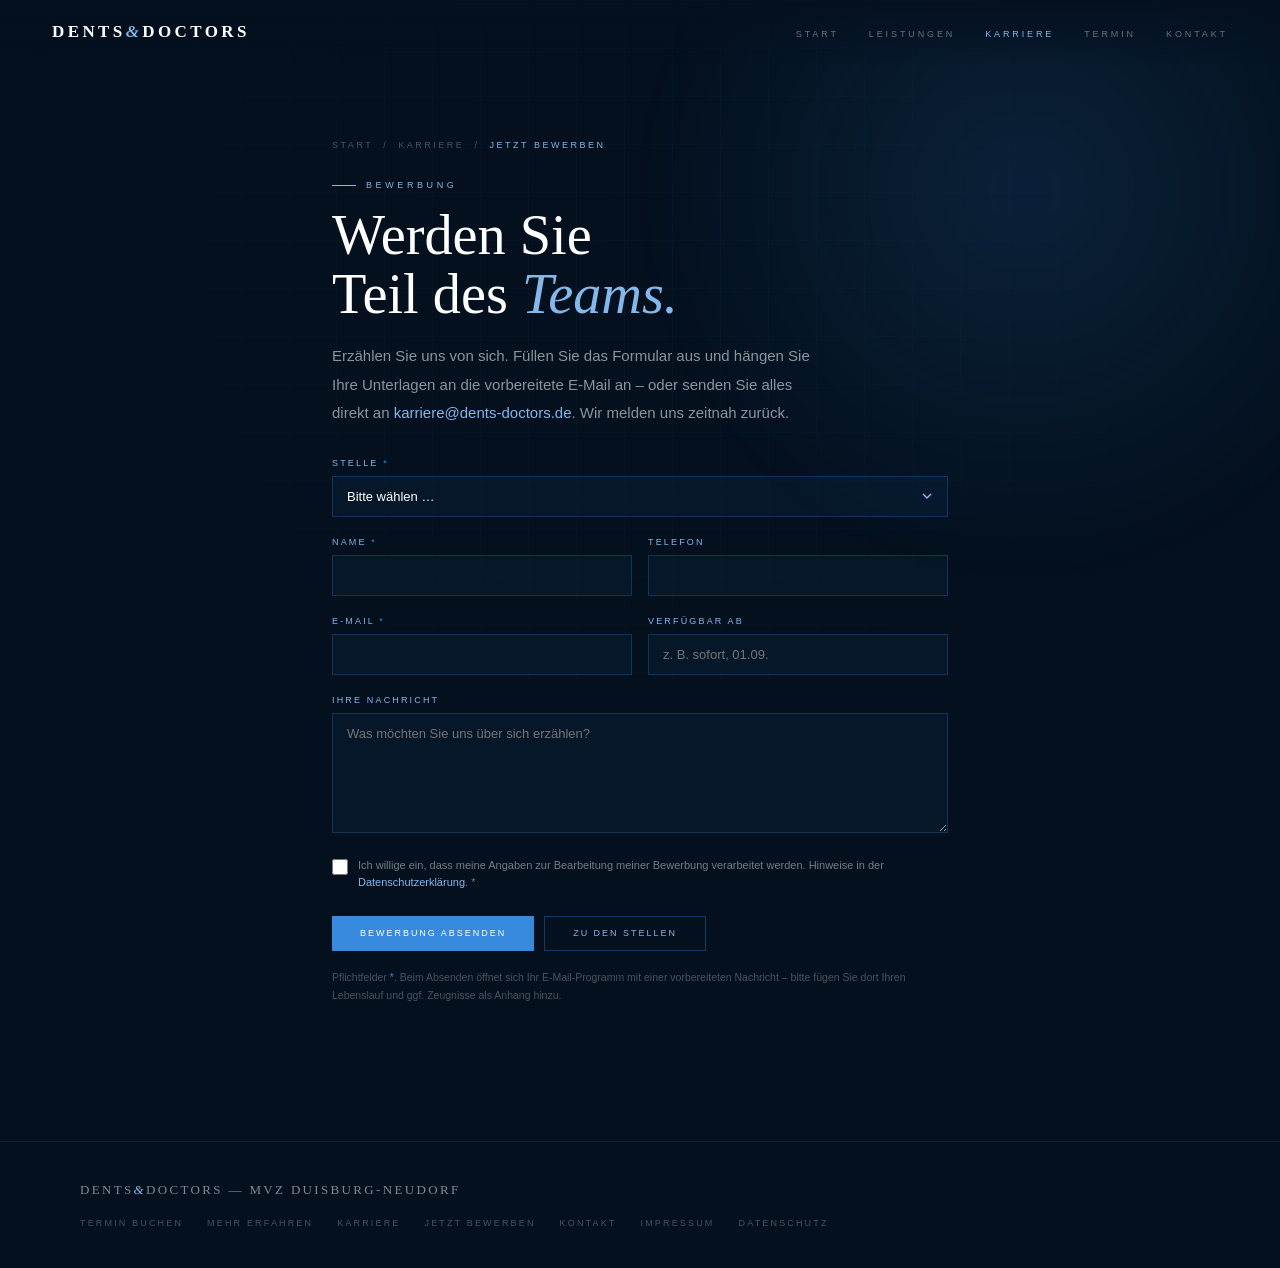
<file: bewerben.html>
<!DOCTYPE html>
<html lang="de">
<head>
<meta charset="UTF-8">
<meta name="viewport" content="width=device-width, initial-scale=1.0">
<title>Jetzt bewerben — Dents &amp; Doctors</title>
<meta name="description" content="Bewerben Sie sich bei Dents &amp; Doctors in Duisburg-Neudorf. Offene Stellen in Zahnmedizin und Kinderheilkunde – wir freuen uns auf Sie.">
<link rel="stylesheet" href="assets/site.css">
</head>
<body>
<div class="bg-grid"></div>
<div class="bg-glow"></div>
<div class="lscan"></div>

<nav id="nav">
  <a id="logo" href="index.html">Dents<em>&amp;</em>Doctors</a>
  <ul id="nav-links">
    <li><a href="index.html">Start</a></li>
    <li><a href="mehr-erfahren.html">Leistungen</a></li>
    <li><a href="karriere.html" class="active">Karriere</a></li>
    <li><a href="termin.html">Termin</a></li>
    <li><a href="kontakt.html">Kontakt</a></li>
  </ul>
</nav>

<main>
  <div class="page page-narrow">
    <div class="crumb fade-in"><a href="index.html">Start</a> &nbsp;/&nbsp; <a href="karriere.html">Karriere</a> &nbsp;/&nbsp; <span>Jetzt bewerben</span></div>

    <div class="fade-in">
      <div class="eyebrow"><span class="el"></span>Bewerbung</div>
      <h1 class="sh">Werden Sie<br>Teil des <em>Teams.</em></h1>
      <p class="lead">Erzählen Sie uns von sich. Füllen Sie das Formular aus und hängen Sie Ihre
        Unterlagen an die vorbereitete E-Mail an &ndash; oder senden Sie alles direkt an
        <a href="mailto:karriere@dents-doctors.de" style="color:var(--accent);text-decoration:none;">karriere@dents-doctors.de</a>.
        Wir melden uns zeitnah zurück.</p>
    </div>

    <form class="form fade-in" data-mailto="karriere@dents-doctors.de" data-subject="Bewerbung über die Website" novalidate>
      <div class="field">
        <label for="stelle">Stelle <span class="req">*</span></label>
        <select id="stelle" name="stelle" data-prefill="stelle" data-label="Stelle" required>
          <option value="">Bitte wählen …</option>
          <optgroup label="Zahnmedizin">
            <option>ZFA (m/w/d)</option>
            <option>Empfang / Rezeption (Zahnmedizin)</option>
            <option>ZMP (m/w/d)</option>
            <option>Dentalhygieniker/in</option>
            <option>Zahnarzt/-ärztin (Festanstellung)</option>
            <option>Ausbildung ZFA</option>
          </optgroup>
          <optgroup label="Kinderheilkunde">
            <option>MFA (m/w/d)</option>
            <option>Empfang / Rezeption (Kinderheilkunde)</option>
            <option>Facharzt/-ärztin Pädiatrie (Teilzeit)</option>
            <option>Facharzt/-ärztin Pädiatrie (Vollzeit)</option>
            <option>Ausbildung MFA</option>
          </optgroup>
          <option>Initiativbewerbung</option>
        </select>
      </div>

      <div class="field-row">
        <div class="field">
          <label for="name">Name <span class="req">*</span></label>
          <input type="text" id="name" name="name" data-label="Name" autocomplete="name" required>
        </div>
        <div class="field">
          <label for="phone">Telefon</label>
          <input type="tel" id="phone" name="phone" data-label="Telefon" autocomplete="tel">
        </div>
      </div>

      <div class="field-row">
        <div class="field">
          <label for="email">E-Mail <span class="req">*</span></label>
          <input type="email" id="email" name="email" data-label="E-Mail" autocomplete="email" required>
        </div>
        <div class="field">
          <label for="start">Verfügbar ab</label>
          <input type="text" id="start" name="start" data-label="Verfügbar ab" placeholder="z. B. sofort, 01.09.">
        </div>
      </div>

      <div class="field">
        <label for="msg">Ihre Nachricht</label>
        <textarea id="msg" name="msg" data-label="Nachricht" placeholder="Was möchten Sie uns über sich erzählen?"></textarea>
      </div>

      <label class="consent">
        <input type="checkbox" name="consent" required>
        <span>Ich willige ein, dass meine Angaben zur Bearbeitung meiner Bewerbung
          verarbeitet werden. Hinweise in der <a href="datenschutz.html">Datenschutzerklärung</a>. <span class="req">*</span></span>
      </label>

      <div class="btns">
        <button type="submit" class="btn bs">Bewerbung absenden</button>
        <a href="karriere.html" class="btn bg">Zu den Stellen</a>
      </div>

      <p class="form-note">Pflichtfelder <span style="color:var(--accent-mid)">*</span>.
        Beim Absenden öffnet sich Ihr E-Mail-Programm mit einer vorbereiteten Nachricht &ndash;
        bitte fügen Sie dort Ihren Lebenslauf und ggf. Zeugnisse als Anhang hinzu.</p>
    </form>
    <div class="form-msg">Ihr E-Mail-Programm wurde geöffnet. Bitte hängen Sie Ihre Unterlagen an
      und senden die Nachricht ab &ndash; wir freuen uns auf Ihre Bewerbung.</div>
  </div>
</main>

<footer>
  <div class="foot-inner">
    <div class="foot-brand">Dents<em>&amp;</em>Doctors &mdash; MVZ Duisburg-Neudorf</div>
    <div class="foot-links">
      <a href="termin.html">Termin buchen</a>
      <a href="mehr-erfahren.html">Mehr erfahren</a>
      <a href="karriere.html">Karriere</a>
      <a href="bewerben.html">Jetzt bewerben</a>
      <a href="kontakt.html">Kontakt</a>
      <a href="impressum.html">Impressum</a>
      <a href="datenschutz.html">Datenschutz</a>
    </div>
  </div>
</footer>

<script src="assets/site.js"></script>
</body>
</html>
</file>
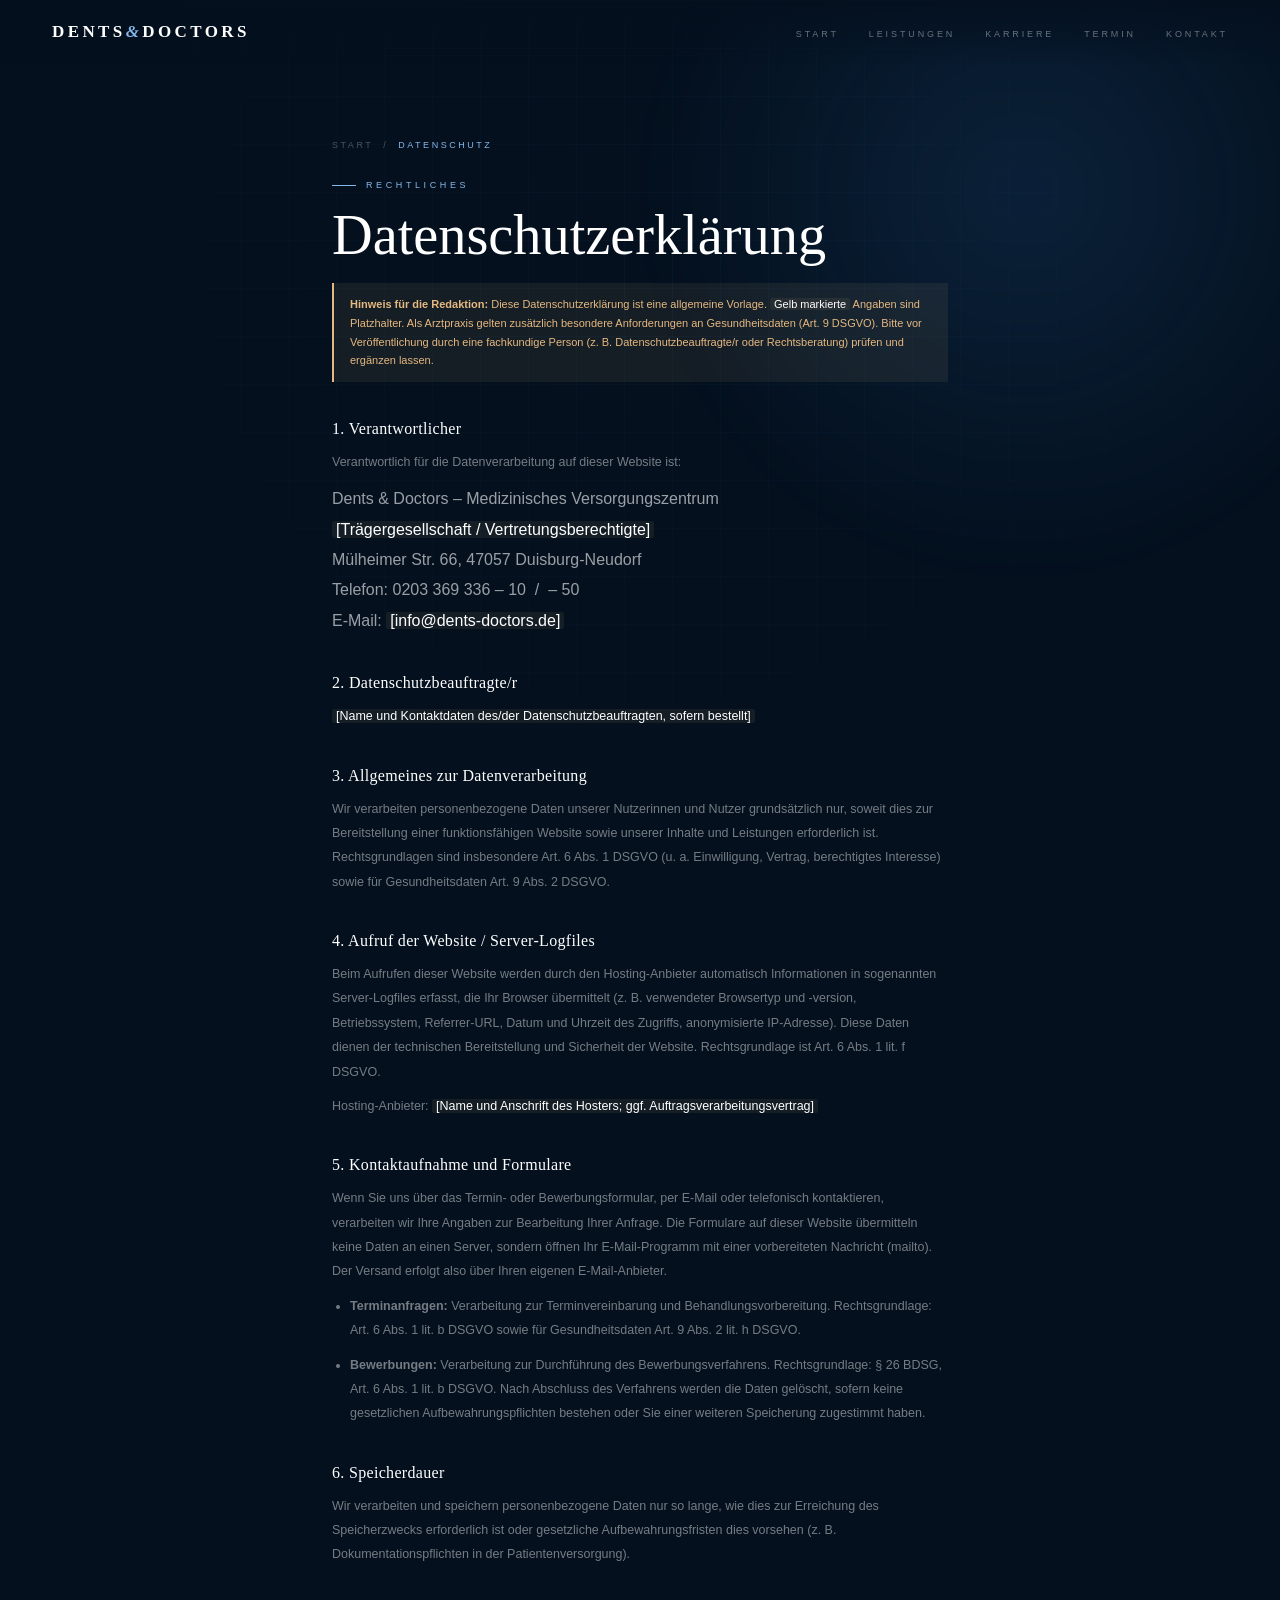
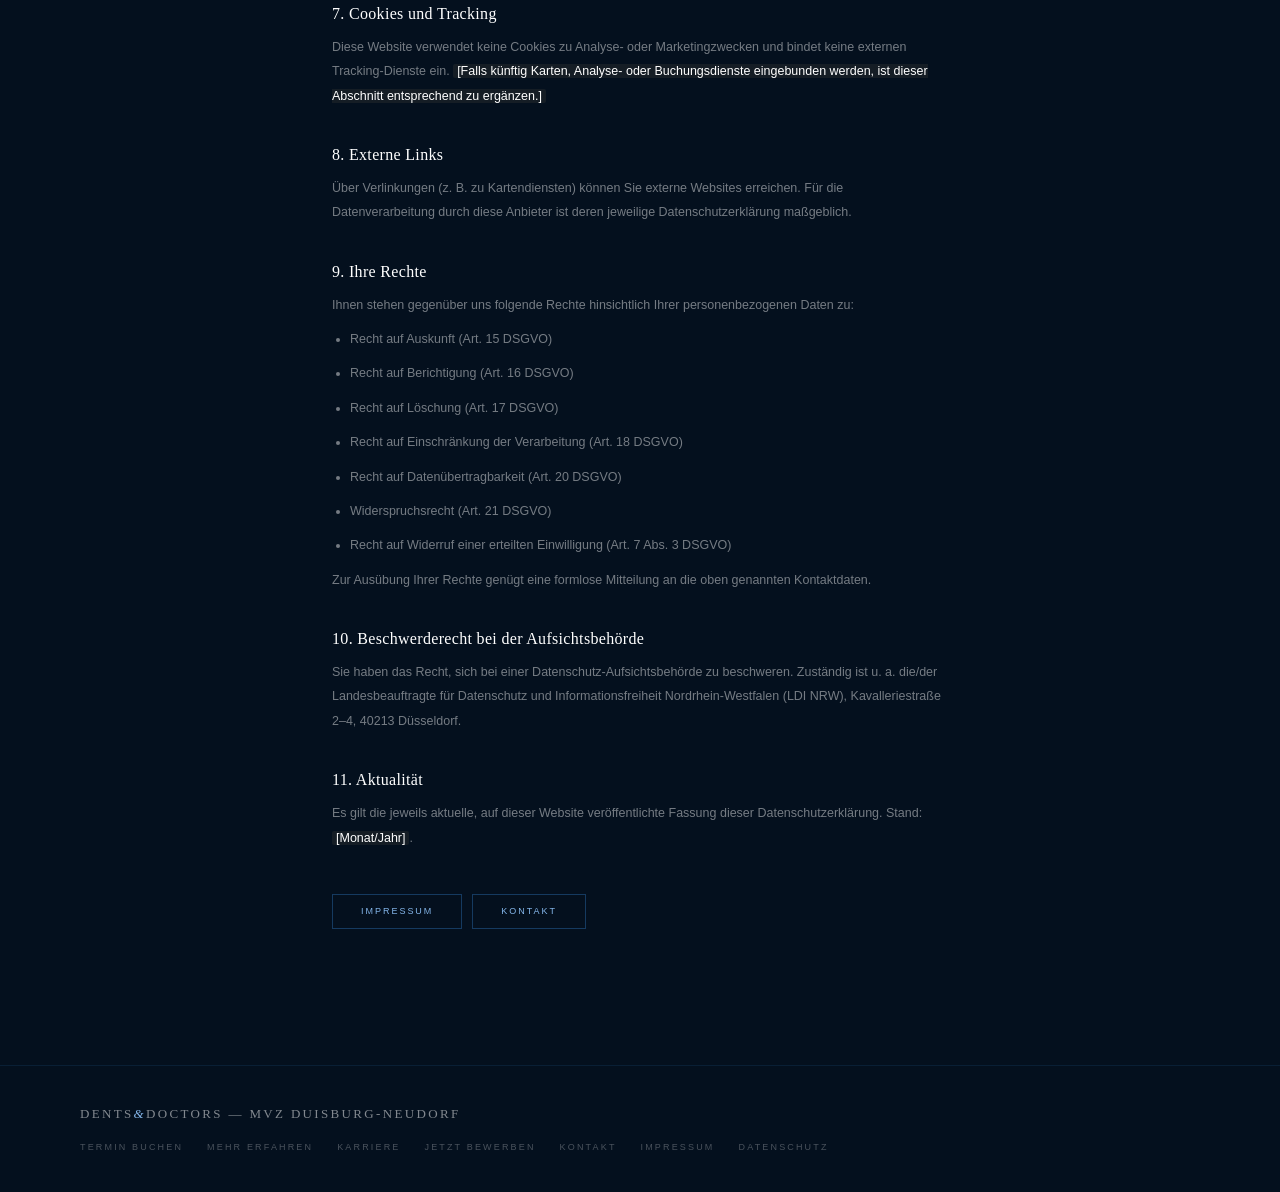
<file: datenschutz.html>
<!DOCTYPE html>
<html lang="de">
<head>
<meta charset="UTF-8">
<meta name="viewport" content="width=device-width, initial-scale=1.0">
<title>Datenschutz — Dents &amp; Doctors</title>
<meta name="description" content="Datenschutzerklärung von Dents &amp; Doctors, MVZ Duisburg-Neudorf.">
<meta name="robots" content="noindex">
<link rel="stylesheet" href="assets/site.css">
</head>
<body>
<div class="bg-grid"></div>
<div class="bg-glow"></div>
<div class="lscan"></div>

<nav id="nav">
  <a id="logo" href="index.html">Dents<em>&amp;</em>Doctors</a>
  <ul id="nav-links">
    <li><a href="index.html">Start</a></li>
    <li><a href="mehr-erfahren.html">Leistungen</a></li>
    <li><a href="karriere.html">Karriere</a></li>
    <li><a href="termin.html">Termin</a></li>
    <li><a href="kontakt.html">Kontakt</a></li>
  </ul>
</nav>

<main>
  <div class="page page-narrow">
    <div class="crumb fade-in"><a href="index.html">Start</a> &nbsp;/&nbsp; <span>Datenschutz</span></div>

    <div class="fade-in">
      <div class="eyebrow"><span class="el"></span>Rechtliches</div>
      <h1 class="sh">Datenschutz&shy;erklärung</h1>
    </div>

    <div class="legal fade-in">
      <p style="font-size:11px;color:#e6b980;background:rgba(230,185,128,.08);border-left:2px solid #e6b980;padding:12px 16px;margin-bottom:24px;line-height:1.7;">
        <strong>Hinweis für die Redaktion:</strong> Diese Datenschutzerklärung ist eine
        allgemeine Vorlage. <span class="placeholder">Gelb markierte</span> Angaben sind
        Platzhalter. Als Arztpraxis gelten zusätzlich besondere Anforderungen an
        Gesundheitsdaten (Art. 9 DSGVO). Bitte vor Veröffentlichung durch eine fachkundige
        Person (z. B. Datenschutzbeauftragte/r oder Rechtsberatung) prüfen und ergänzen lassen.
      </p>

      <h2>1. Verantwortlicher</h2>
      <p>Verantwortlich für die Datenverarbeitung auf dieser Website ist:</p>
      <address>
        Dents &amp; Doctors &ndash; Medizinisches Versorgungszentrum<br>
        <span class="placeholder">[Trägergesellschaft / Vertretungsberechtigte]</span><br>
        Mülheimer Str. 66, 47057 Duisburg-Neudorf<br>
        Telefon: 0203 369 336&nbsp;&ndash;&nbsp;10 &nbsp;/&nbsp; &ndash;&nbsp;50<br>
        E-Mail: <span class="placeholder">[info@dents-doctors.de]</span>
      </address>

      <h2>2. Datenschutzbeauftragte/r</h2>
      <p><span class="placeholder">[Name und Kontaktdaten des/der Datenschutzbeauftragten, sofern bestellt]</span></p>

      <h2>3. Allgemeines zur Datenverarbeitung</h2>
      <p>Wir verarbeiten personenbezogene Daten unserer Nutzerinnen und Nutzer grundsätzlich nur,
        soweit dies zur Bereitstellung einer funktionsfähigen Website sowie unserer Inhalte und
        Leistungen erforderlich ist. Rechtsgrundlagen sind insbesondere Art. 6 Abs. 1 DSGVO
        (u. a. Einwilligung, Vertrag, berechtigtes Interesse) sowie für Gesundheitsdaten
        Art. 9 Abs. 2 DSGVO.</p>

      <h2>4. Aufruf der Website / Server-Logfiles</h2>
      <p>Beim Aufrufen dieser Website werden durch den Hosting-Anbieter automatisch Informationen
        in sogenannten Server-Logfiles erfasst, die Ihr Browser übermittelt (z. B. verwendeter
        Browsertyp und -version, Betriebssystem, Referrer-URL, Datum und Uhrzeit des Zugriffs,
        anonymisierte IP-Adresse). Diese Daten dienen der technischen Bereitstellung und
        Sicherheit der Website. Rechtsgrundlage ist Art. 6 Abs. 1 lit. f DSGVO.</p>
      <p>Hosting-Anbieter: <span class="placeholder">[Name und Anschrift des Hosters; ggf. Auftragsverarbeitungsvertrag]</span></p>

      <h2>5. Kontaktaufnahme und Formulare</h2>
      <p>Wenn Sie uns über das Termin- oder Bewerbungsformular, per E-Mail oder telefonisch
        kontaktieren, verarbeiten wir Ihre Angaben zur Bearbeitung Ihrer Anfrage. Die
        Formulare auf dieser Website übermitteln keine Daten an einen Server, sondern öffnen
        Ihr E-Mail-Programm mit einer vorbereiteten Nachricht (mailto). Der Versand erfolgt
        also über Ihren eigenen E-Mail-Anbieter.</p>
      <ul>
        <li><strong>Terminanfragen:</strong> Verarbeitung zur Terminvereinbarung und
          Behandlungsvorbereitung. Rechtsgrundlage: Art. 6 Abs. 1 lit. b DSGVO sowie für
          Gesundheitsdaten Art. 9 Abs. 2 lit. h DSGVO.</li>
        <li><strong>Bewerbungen:</strong> Verarbeitung zur Durchführung des
          Bewerbungsverfahrens. Rechtsgrundlage: § 26 BDSG, Art. 6 Abs. 1 lit. b DSGVO.
          Nach Abschluss des Verfahrens werden die Daten gelöscht, sofern keine gesetzlichen
          Aufbewahrungspflichten bestehen oder Sie einer weiteren Speicherung zugestimmt haben.</li>
      </ul>

      <h2>6. Speicherdauer</h2>
      <p>Wir verarbeiten und speichern personenbezogene Daten nur so lange, wie dies zur
        Erreichung des Speicherzwecks erforderlich ist oder gesetzliche Aufbewahrungsfristen
        dies vorsehen (z. B. Dokumentationspflichten in der Patientenversorgung).</p>

      <h2>7. Cookies und Tracking</h2>
      <p>Diese Website verwendet keine Cookies zu Analyse- oder Marketingzwecken und bindet keine
        externen Tracking-Dienste ein. <span class="placeholder">[Falls künftig Karten, Analyse-
        oder Buchungsdienste eingebunden werden, ist dieser Abschnitt entsprechend zu ergänzen.]</span></p>

      <h2>8. Externe Links</h2>
      <p>Über Verlinkungen (z. B. zu Kartendiensten) können Sie externe Websites erreichen. Für
        die Datenverarbeitung durch diese Anbieter ist deren jeweilige Datenschutzerklärung
        maßgeblich.</p>

      <h2>9. Ihre Rechte</h2>
      <p>Ihnen stehen gegenüber uns folgende Rechte hinsichtlich Ihrer personenbezogenen Daten zu:</p>
      <ul>
        <li>Recht auf Auskunft (Art. 15 DSGVO)</li>
        <li>Recht auf Berichtigung (Art. 16 DSGVO)</li>
        <li>Recht auf Löschung (Art. 17 DSGVO)</li>
        <li>Recht auf Einschränkung der Verarbeitung (Art. 18 DSGVO)</li>
        <li>Recht auf Datenübertragbarkeit (Art. 20 DSGVO)</li>
        <li>Widerspruchsrecht (Art. 21 DSGVO)</li>
        <li>Recht auf Widerruf einer erteilten Einwilligung (Art. 7 Abs. 3 DSGVO)</li>
      </ul>
      <p>Zur Ausübung Ihrer Rechte genügt eine formlose Mitteilung an die oben genannten
        Kontaktdaten.</p>

      <h2>10. Beschwerderecht bei der Aufsichtsbehörde</h2>
      <p>Sie haben das Recht, sich bei einer Datenschutz-Aufsichtsbehörde zu beschweren.
        Zuständig ist u. a. die/der Landesbeauftragte für Datenschutz und Informationsfreiheit
        Nordrhein-Westfalen (LDI NRW), Kavalleriestraße 2&ndash;4, 40213 Düsseldorf.</p>

      <h2>11. Aktualität</h2>
      <p>Es gilt die jeweils aktuelle, auf dieser Website veröffentlichte Fassung dieser
        Datenschutzerklärung. Stand: <span class="placeholder">[Monat/Jahr]</span>.</p>
    </div>

    <div class="fade-in" style="margin-top:44px;">
      <div class="btns">
        <a href="impressum.html" class="btn bg">Impressum</a>
        <a href="kontakt.html" class="btn bg">Kontakt</a>
      </div>
    </div>
  </div>
</main>

<footer>
  <div class="foot-inner">
    <div class="foot-brand">Dents<em>&amp;</em>Doctors &mdash; MVZ Duisburg-Neudorf</div>
    <div class="foot-links">
      <a href="termin.html">Termin buchen</a>
      <a href="mehr-erfahren.html">Mehr erfahren</a>
      <a href="karriere.html">Karriere</a>
      <a href="bewerben.html">Jetzt bewerben</a>
      <a href="kontakt.html">Kontakt</a>
      <a href="impressum.html">Impressum</a>
      <a href="datenschutz.html">Datenschutz</a>
    </div>
  </div>
</footer>

<script src="assets/site.js"></script>
</body>
</html>
</file>
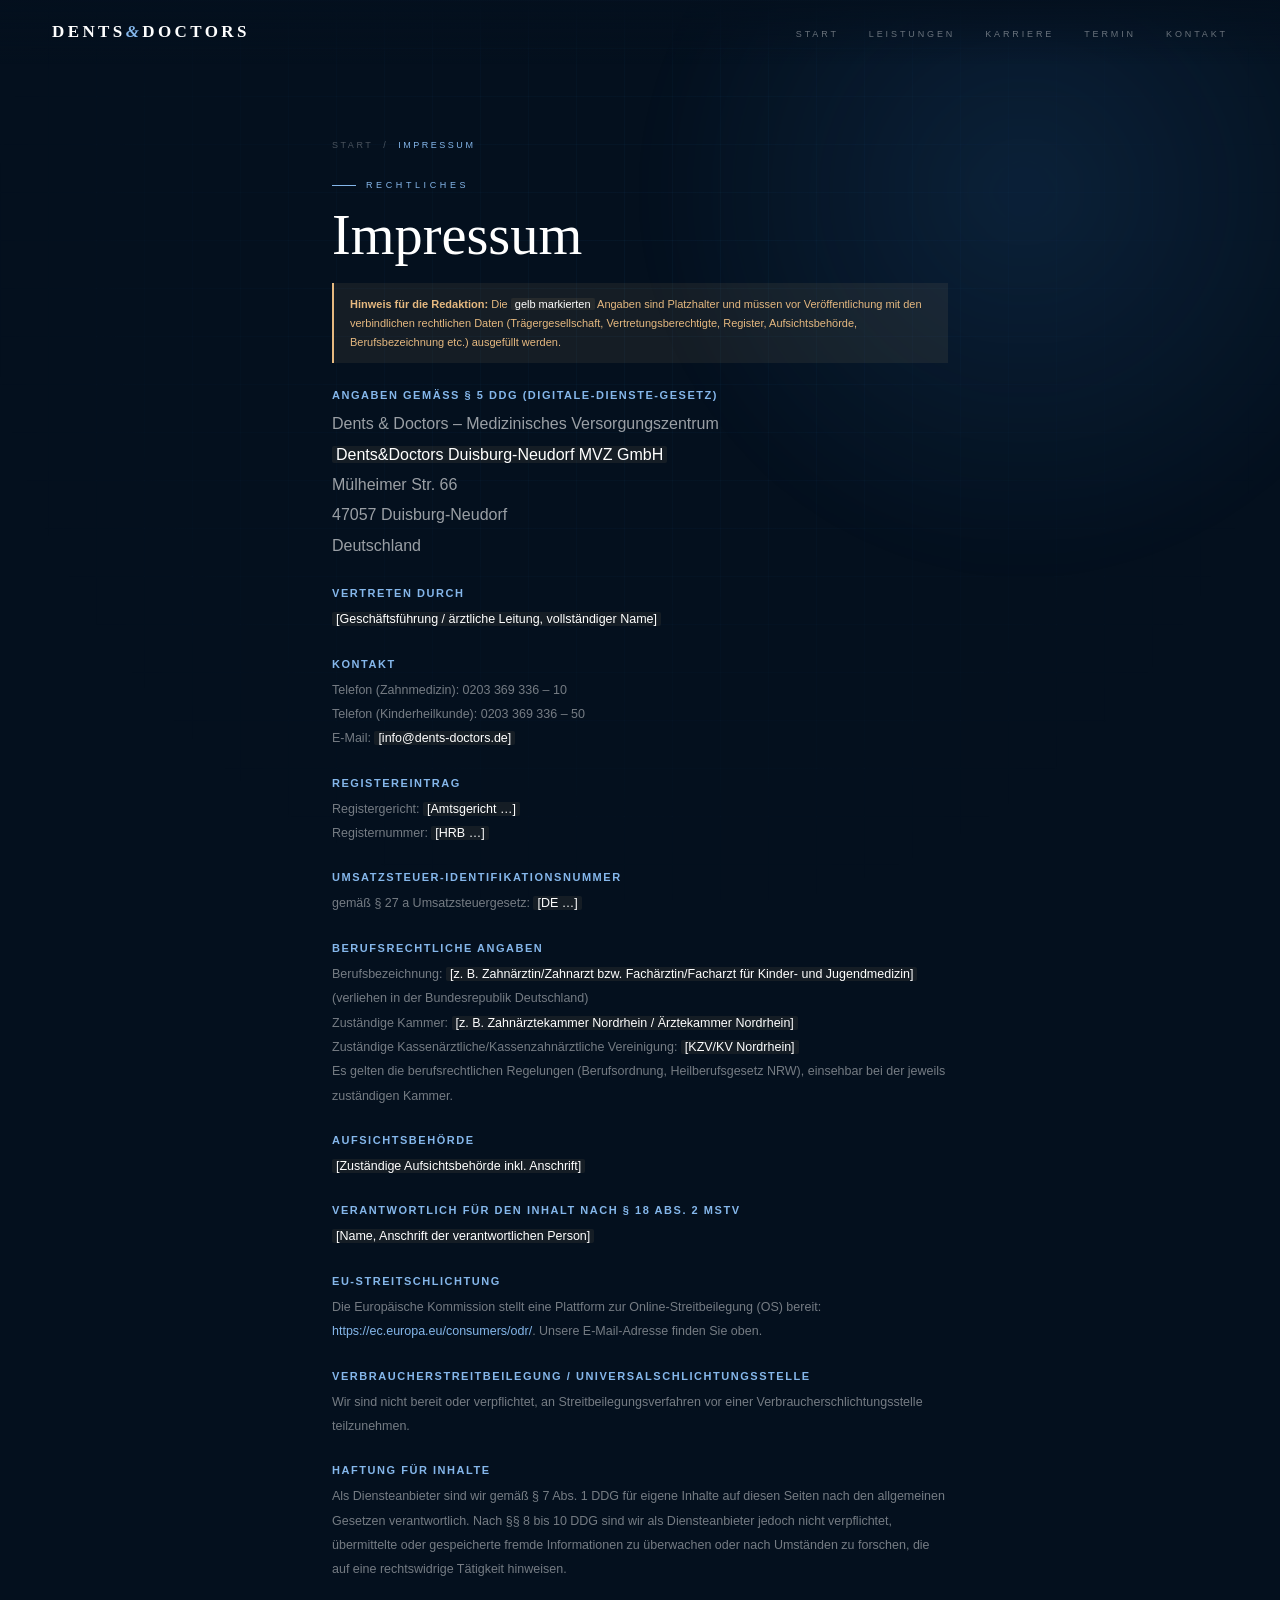
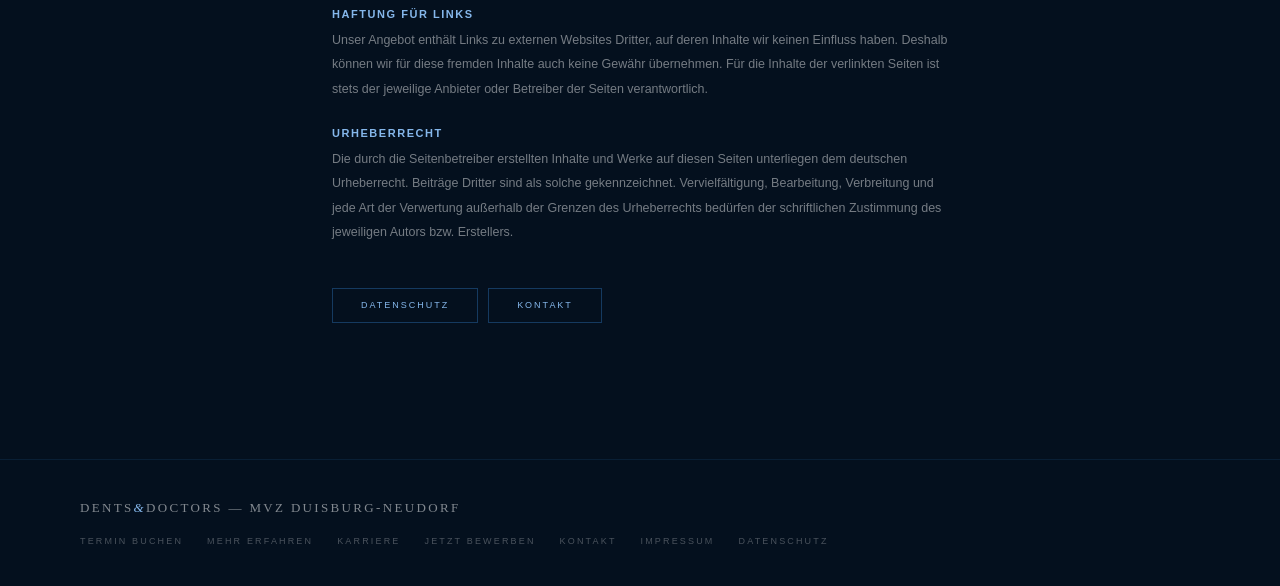
<file: impressum.html>
<!DOCTYPE html>
<html lang="de">
<head>
<meta charset="UTF-8">
<meta name="viewport" content="width=device-width, initial-scale=1.0">
<title>Impressum — Dents &amp; Doctors</title>
<meta name="description" content="Impressum und Anbieterkennzeichnung von Dents &amp; Doctors, MVZ Duisburg-Neudorf.">
<meta name="robots" content="noindex">
<link rel="stylesheet" href="assets/site.css">
</head>
<body>
<div class="bg-grid"></div>
<div class="bg-glow"></div>
<div class="lscan"></div>

<nav id="nav">
  <a id="logo" href="index.html">Dents<em>&amp;</em>Doctors</a>
  <ul id="nav-links">
    <li><a href="index.html">Start</a></li>
    <li><a href="mehr-erfahren.html">Leistungen</a></li>
    <li><a href="karriere.html">Karriere</a></li>
    <li><a href="termin.html">Termin</a></li>
    <li><a href="kontakt.html">Kontakt</a></li>
  </ul>
</nav>

<main>
  <div class="page page-narrow">
    <div class="crumb fade-in"><a href="index.html">Start</a> &nbsp;/&nbsp; <span>Impressum</span></div>

    <div class="fade-in">
      <div class="eyebrow"><span class="el"></span>Rechtliches</div>
      <h1 class="sh">Impressum</h1>
    </div>

    <div class="legal fade-in">
      <p style="font-size:11px;color:#e6b980;background:rgba(230,185,128,.08);border-left:2px solid #e6b980;padding:12px 16px;margin-bottom:24px;line-height:1.7;">
        <strong>Hinweis für die Redaktion:</strong> Die <span class="placeholder">gelb markierten</span>
        Angaben sind Platzhalter und müssen vor Veröffentlichung mit den verbindlichen
        rechtlichen Daten (Trägergesellschaft, Vertretungsberechtigte, Register, Aufsichtsbehörde,
        Berufsbezeichnung etc.) ausgefüllt werden.
      </p>

      <h3>Angaben gemäß § 5 DDG (Digitale-Dienste-Gesetz)</h3>
      <address>
        Dents &amp; Doctors &ndash; Medizinisches Versorgungszentrum<br>
        <span class="placeholder">Dents&Doctors Duisburg-Neudorf MVZ GmbH</span><br>
        Mülheimer Str. 66<br>
        47057 Duisburg-Neudorf<br>
        Deutschland
      </address>

      <h3>Vertreten durch</h3>
      <p><span class="placeholder">[Geschäftsführung / ärztliche Leitung, vollständiger Name]</span></p>

      <h3>Kontakt</h3>
      <p>
        Telefon (Zahnmedizin): 0203 369 336&nbsp;&ndash;&nbsp;10<br>
        Telefon (Kinderheilkunde): 0203 369 336&nbsp;&ndash;&nbsp;50<br>
        E-Mail: <span class="placeholder">[info@dents-doctors.de]</span>
      </p>

      <h3>Registereintrag</h3>
      <p>
        Registergericht: <span class="placeholder">[Amtsgericht …]</span><br>
        Registernummer: <span class="placeholder">[HRB …]</span>
      </p>

      <h3>Umsatzsteuer-Identifikationsnummer</h3>
      <p>gemäß § 27&nbsp;a Umsatzsteuergesetz: <span class="placeholder">[DE …]</span></p>

      <h3>Berufsrechtliche Angaben</h3>
      <p>
        Berufsbezeichnung: <span class="placeholder">[z. B. Zahnärztin/Zahnarzt bzw. Fachärztin/Facharzt für Kinder- und Jugendmedizin]</span>
        (verliehen in der Bundesrepublik Deutschland)<br>
        Zuständige Kammer: <span class="placeholder">[z. B. Zahnärztekammer Nordrhein / Ärztekammer Nordrhein]</span><br>
        Zuständige Kassenärztliche/Kassenzahnärztliche Vereinigung: <span class="placeholder">[KZV/KV Nordrhein]</span><br>
        Es gelten die berufsrechtlichen Regelungen (Berufsordnung, Heilberufsgesetz NRW),
        einsehbar bei der jeweils zuständigen Kammer.
      </p>

      <h3>Aufsichtsbehörde</h3>
      <p><span class="placeholder">[Zuständige Aufsichtsbehörde inkl. Anschrift]</span></p>

      <h3>Verantwortlich für den Inhalt nach § 18 Abs. 2 MStV</h3>
      <p><span class="placeholder">[Name, Anschrift der verantwortlichen Person]</span></p>

      <h3>EU-Streitschlichtung</h3>
      <p>Die Europäische Kommission stellt eine Plattform zur Online-Streitbeilegung (OS) bereit:
        <a href="https://ec.europa.eu/consumers/odr/" target="_blank" rel="noopener">https://ec.europa.eu/consumers/odr/</a>.
        Unsere E-Mail-Adresse finden Sie oben.</p>

      <h3>Verbraucherstreitbeilegung / Universalschlichtungsstelle</h3>
      <p>Wir sind nicht bereit oder verpflichtet, an Streitbeilegungsverfahren vor einer
        Verbraucherschlichtungsstelle teilzunehmen.</p>

      <h3>Haftung für Inhalte</h3>
      <p>Als Diensteanbieter sind wir gemäß § 7 Abs. 1 DDG für eigene Inhalte auf diesen Seiten
        nach den allgemeinen Gesetzen verantwortlich. Nach §§ 8 bis 10 DDG sind wir als
        Diensteanbieter jedoch nicht verpflichtet, übermittelte oder gespeicherte fremde
        Informationen zu überwachen oder nach Umständen zu forschen, die auf eine rechtswidrige
        Tätigkeit hinweisen.</p>

      <h3>Haftung für Links</h3>
      <p>Unser Angebot enthält Links zu externen Websites Dritter, auf deren Inhalte wir keinen
        Einfluss haben. Deshalb können wir für diese fremden Inhalte auch keine Gewähr übernehmen.
        Für die Inhalte der verlinkten Seiten ist stets der jeweilige Anbieter oder Betreiber der
        Seiten verantwortlich.</p>

      <h3>Urheberrecht</h3>
      <p>Die durch die Seitenbetreiber erstellten Inhalte und Werke auf diesen Seiten unterliegen
        dem deutschen Urheberrecht. Beiträge Dritter sind als solche gekennzeichnet.
        Vervielfältigung, Bearbeitung, Verbreitung und jede Art der Verwertung außerhalb der
        Grenzen des Urheberrechts bedürfen der schriftlichen Zustimmung des jeweiligen Autors
        bzw. Erstellers.</p>
    </div>

    <div class="fade-in" style="margin-top:44px;">
      <div class="btns">
        <a href="datenschutz.html" class="btn bg">Datenschutz</a>
        <a href="kontakt.html" class="btn bg">Kontakt</a>
      </div>
    </div>
  </div>
</main>

<footer>
  <div class="foot-inner">
    <div class="foot-brand">Dents<em>&amp;</em>Doctors &mdash; MVZ Duisburg-Neudorf</div>
    <div class="foot-links">
      <a href="termin.html">Termin buchen</a>
      <a href="mehr-erfahren.html">Mehr erfahren</a>
      <a href="karriere.html">Karriere</a>
      <a href="bewerben.html">Jetzt bewerben</a>
      <a href="kontakt.html">Kontakt</a>
      <a href="impressum.html">Impressum</a>
      <a href="datenschutz.html">Datenschutz</a>
    </div>
  </div>
</footer>

<script src="assets/site.js"></script>
</body>
</html>
</file>
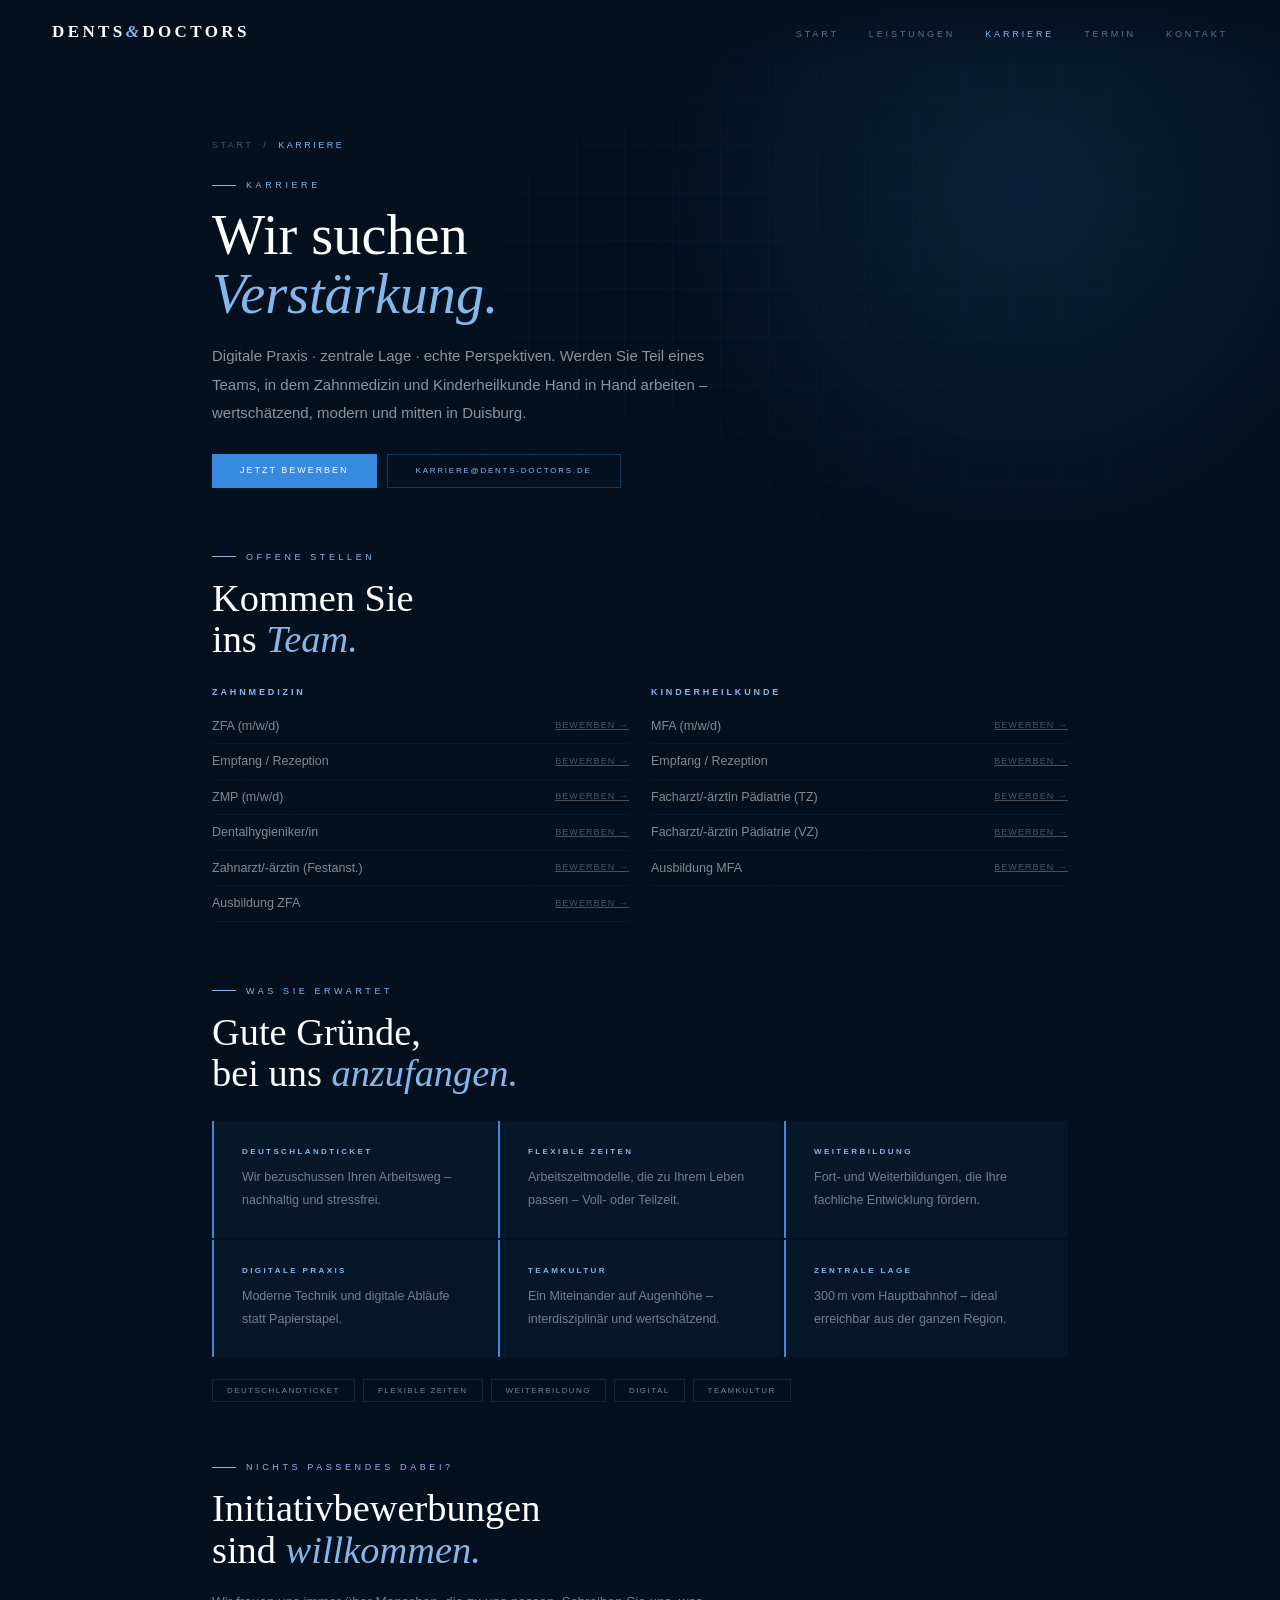
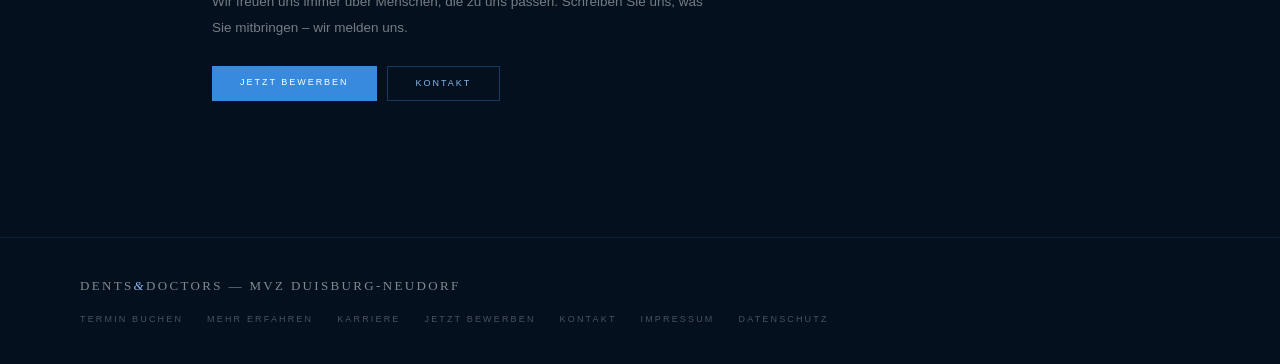
<file: karriere.html>
<!DOCTYPE html>
<html lang="de">
<head>
<meta charset="UTF-8">
<meta name="viewport" content="width=device-width, initial-scale=1.0">
<title>Karriere — Dents &amp; Doctors</title>
<meta name="description" content="Offene Stellen bei Dents &amp; Doctors in Duisburg-Neudorf – Zahnmedizin und Kinderheilkunde. Digitale Praxis, zentrale Lage, echte Perspektiven.">
<link rel="stylesheet" href="assets/site.css">
</head>
<body>
<div class="bg-grid"></div>
<div class="bg-glow"></div>
<div class="lscan"></div>

<nav id="nav">
  <a id="logo" href="index.html">Dents<em>&amp;</em>Doctors</a>
  <ul id="nav-links">
    <li><a href="index.html">Start</a></li>
    <li><a href="mehr-erfahren.html">Leistungen</a></li>
    <li><a href="karriere.html" class="active">Karriere</a></li>
    <li><a href="termin.html">Termin</a></li>
    <li><a href="kontakt.html">Kontakt</a></li>
  </ul>
</nav>

<main>
  <div class="page">
    <div class="crumb fade-in"><a href="index.html">Start</a> &nbsp;/&nbsp; <span>Karriere</span></div>

    <div class="fade-in">
      <div class="eyebrow"><span class="el"></span>Karriere</div>
      <h1 class="sh">Wir suchen<br><em>Verstärkung.</em></h1>
      <p class="lead">Digitale Praxis &middot; zentrale Lage &middot; echte Perspektiven.
        Werden Sie Teil eines Teams, in dem Zahnmedizin und Kinderheilkunde
        Hand in Hand arbeiten &ndash; wertschätzend, modern und mitten in Duisburg.</p>
      <div class="btns">
        <a href="bewerben.html" class="btn bs">Jetzt bewerben</a>
        <a href="mailto:karriere@dents-doctors.de" class="btn bg" style="font-size:8px;">karriere@dents-doctors.de</a>
      </div>
    </div>

    <!-- Offene Stellen -->
    <div class="fade-in" style="margin-top:64px;">
      <div class="eyebrow"><span class="el"></span>Offene Stellen</div>
      <h2 class="sh">Kommen Sie<br>ins <em>Team.</em></h2>
      <div class="jcols">
        <div class="jcol">
          <h4>Zahnmedizin</h4>
          <ul>
            <li><span>ZFA (m/w/d)</span><a href="bewerben.html?stelle=ZFA (m/w/d)" class="type">Bewerben →</a></li>
            <li><span>Empfang / Rezeption</span><a href="bewerben.html?stelle=Empfang / Rezeption (Zahnmedizin)" class="type">Bewerben →</a></li>
            <li><span>ZMP (m/w/d)</span><a href="bewerben.html?stelle=ZMP (m/w/d)" class="type">Bewerben →</a></li>
            <li><span>Dentalhygieniker/in</span><a href="bewerben.html?stelle=Dentalhygieniker/in" class="type">Bewerben →</a></li>
            <li><span>Zahnarzt/-ärztin (Festanst.)</span><a href="bewerben.html?stelle=Zahnarzt/-ärztin (Festanstellung)" class="type">Bewerben →</a></li>
            <li><span>Ausbildung ZFA</span><a href="bewerben.html?stelle=Ausbildung ZFA" class="type">Bewerben →</a></li>
          </ul>
        </div>
        <div class="jcol">
          <h4>Kinderheilkunde</h4>
          <ul>
            <li><span>MFA (m/w/d)</span><a href="bewerben.html?stelle=MFA (m/w/d)" class="type">Bewerben →</a></li>
            <li><span>Empfang / Rezeption</span><a href="bewerben.html?stelle=Empfang / Rezeption (Kinderheilkunde)" class="type">Bewerben →</a></li>
            <li><span>Facharzt/-ärztin Pädiatrie (TZ)</span><a href="bewerben.html?stelle=Facharzt/-ärztin Pädiatrie (Teilzeit)" class="type">Bewerben →</a></li>
            <li><span>Facharzt/-ärztin Pädiatrie (VZ)</span><a href="bewerben.html?stelle=Facharzt/-ärztin Pädiatrie (Vollzeit)" class="type">Bewerben →</a></li>
            <li><span>Ausbildung MFA</span><a href="bewerben.html?stelle=Ausbildung MFA" class="type">Bewerben →</a></li>
          </ul>
        </div>
      </div>
    </div>

    <!-- Benefits -->
    <div class="fade-in" style="margin-top:64px;">
      <div class="eyebrow"><span class="el"></span>Was Sie erwartet</div>
      <h2 class="sh">Gute Gründe,<br>bei uns <em>anzufangen.</em></h2>
      <div class="grid grid-3">
        <div class="card"><h3>Deutschlandticket</h3><p>Wir bezuschussen Ihren Arbeitsweg &ndash; nachhaltig und stressfrei.</p></div>
        <div class="card"><h3>Flexible Zeiten</h3><p>Arbeitszeitmodelle, die zu Ihrem Leben passen &ndash; Voll- oder Teilzeit.</p></div>
        <div class="card"><h3>Weiterbildung</h3><p>Fort- und Weiterbildungen, die Ihre fachliche Entwicklung fördern.</p></div>
        <div class="card"><h3>Digitale Praxis</h3><p>Moderne Technik und digitale Abläufe statt Papierstapel.</p></div>
        <div class="card"><h3>Teamkultur</h3><p>Ein Miteinander auf Augenhöhe &ndash; interdisziplinär und wertschätzend.</p></div>
        <div class="card"><h3>Zentrale Lage</h3><p>300&thinsp;m vom Hauptbahnhof &ndash; ideal erreichbar aus der ganzen Region.</p></div>
      </div>
      <div class="tags">
        <span class="tag">Deutschlandticket</span><span class="tag">Flexible Zeiten</span>
        <span class="tag">Weiterbildung</span><span class="tag">Digital</span><span class="tag">Teamkultur</span>
      </div>
    </div>

    <div class="fade-in" style="margin-top:60px;">
      <div class="eyebrow"><span class="el"></span>Nichts Passendes dabei?</div>
      <h2 class="sh">Initiativ&shy;bewerbungen<br>sind <em>willkommen.</em></h2>
      <p class="sp">Wir freuen uns immer über Menschen, die zu uns passen. Schreiben Sie uns,
        was Sie mitbringen &ndash; wir melden uns.</p>
      <div class="btns">
        <a href="bewerben.html" class="btn bs">Jetzt bewerben</a>
        <a href="kontakt.html" class="btn bg">Kontakt</a>
      </div>
    </div>
  </div>
</main>

<footer>
  <div class="foot-inner">
    <div class="foot-brand">Dents<em>&amp;</em>Doctors &mdash; MVZ Duisburg-Neudorf</div>
    <div class="foot-links">
      <a href="termin.html">Termin buchen</a>
      <a href="mehr-erfahren.html">Mehr erfahren</a>
      <a href="karriere.html">Karriere</a>
      <a href="bewerben.html">Jetzt bewerben</a>
      <a href="kontakt.html">Kontakt</a>
      <a href="impressum.html">Impressum</a>
      <a href="datenschutz.html">Datenschutz</a>
    </div>
  </div>
</footer>

<script src="assets/site.js"></script>
</body>
</html>
</file>
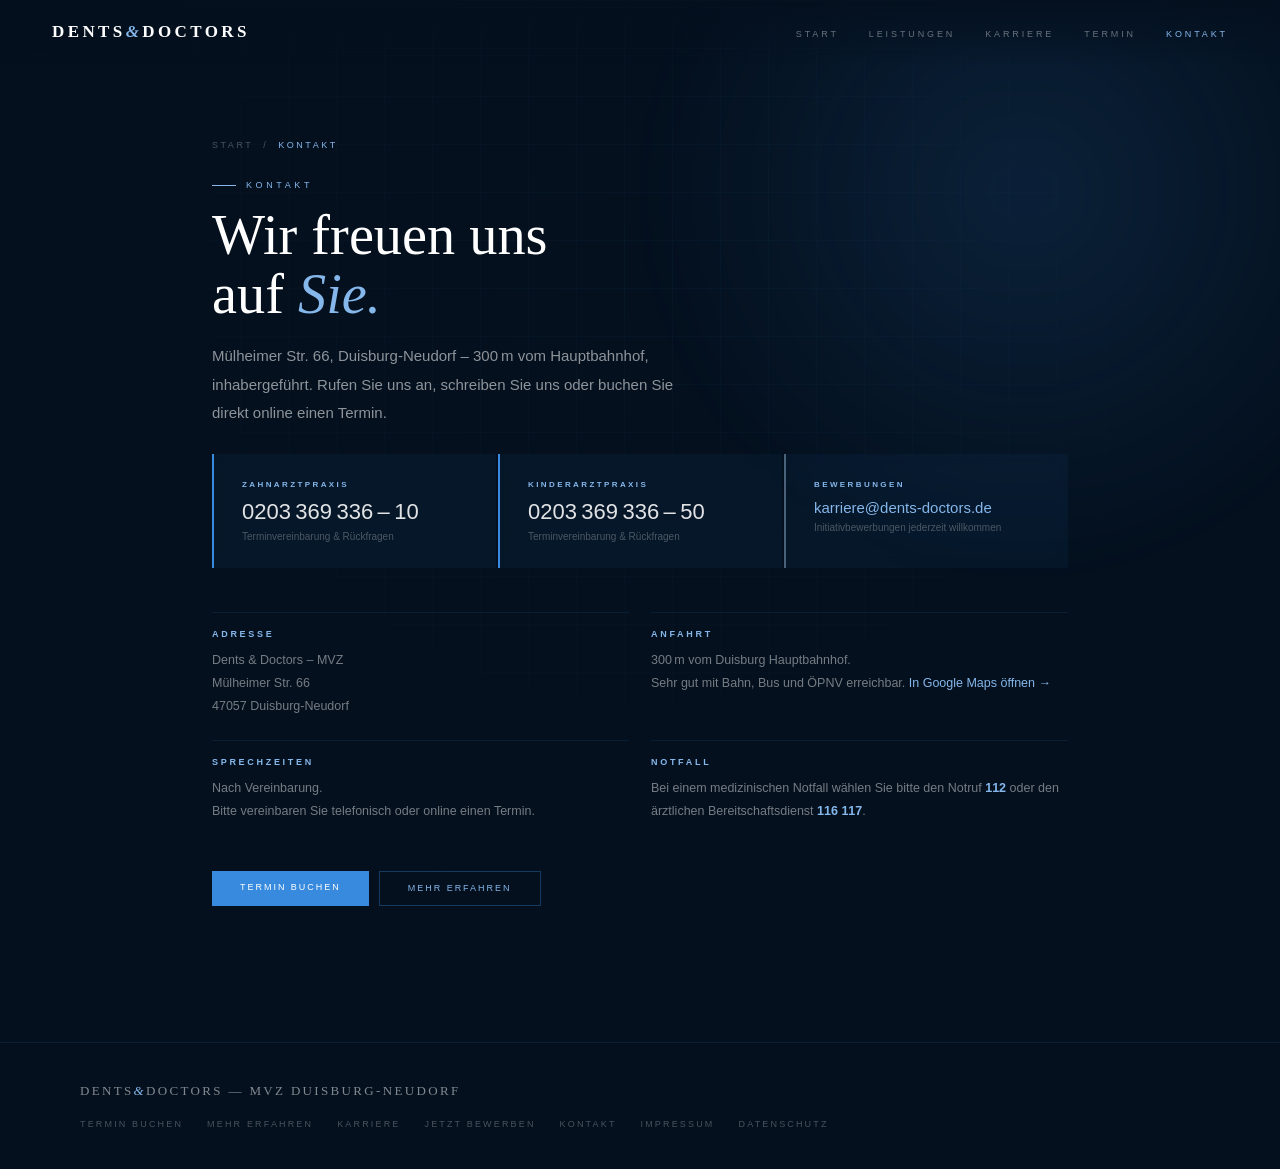
<file: kontakt.html>
<!DOCTYPE html>
<html lang="de">
<head>
<meta charset="UTF-8">
<meta name="viewport" content="width=device-width, initial-scale=1.0">
<title>Kontakt — Dents &amp; Doctors</title>
<meta name="description" content="Kontakt zu Dents &amp; Doctors in Duisburg-Neudorf – Mülheimer Str. 66, 300 m vom Hauptbahnhof. Telefon, E-Mail und Anfahrt.">
<link rel="stylesheet" href="assets/site.css">
</head>
<body>
<div class="bg-grid"></div>
<div class="bg-glow"></div>
<div class="lscan"></div>

<nav id="nav">
  <a id="logo" href="index.html">Dents<em>&amp;</em>Doctors</a>
  <ul id="nav-links">
    <li><a href="index.html">Start</a></li>
    <li><a href="mehr-erfahren.html">Leistungen</a></li>
    <li><a href="karriere.html">Karriere</a></li>
    <li><a href="termin.html">Termin</a></li>
    <li><a href="kontakt.html" class="active">Kontakt</a></li>
  </ul>
</nav>

<main>
  <div class="page">
    <div class="crumb fade-in"><a href="index.html">Start</a> &nbsp;/&nbsp; <span>Kontakt</span></div>

    <div class="fade-in">
      <div class="eyebrow"><span class="el"></span>Kontakt</div>
      <h1 class="sh">Wir freuen uns<br>auf <em>Sie.</em></h1>
      <p class="lead">Mülheimer Str. 66, Duisburg-Neudorf &ndash; 300&thinsp;m vom Hauptbahnhof,
        inhabergeführt. Rufen Sie uns an, schreiben Sie uns oder buchen Sie direkt online
        einen Termin.</p>
    </div>

    <div class="grid grid-3 fade-in">
      <div class="card">
        <h3>Zahnarztpraxis</h3>
        <div class="big">0203&thinsp;369&thinsp;336&thinsp;&ndash;&thinsp;10</div>
        <small>Terminvereinbarung &amp; Rückfragen</small>
      </div>
      <div class="card">
        <h3>Kinderarztpraxis</h3>
        <div class="big">0203&thinsp;369&thinsp;336&thinsp;&ndash;&thinsp;50</div>
        <small>Terminvereinbarung &amp; Rückfragen</small>
      </div>
      <div class="card" style="border-left-color:rgba(181,212,244,.4);">
        <h3>Bewerbungen</h3>
        <div class="big" style="font-size:15px;letter-spacing:0;"><a href="mailto:karriere@dents-doctors.de">karriere@dents-doctors.de</a></div>
        <small>Initiativbewerbungen jederzeit willkommen</small>
      </div>
    </div>

    <div class="features fade-in" style="margin-top:44px;">
      <div class="feature">
        <h4>Adresse</h4>
        <p>Dents &amp; Doctors &ndash; MVZ<br>Mülheimer Str. 66<br>47057 Duisburg-Neudorf</p>
      </div>
      <div class="feature">
        <h4>Anfahrt</h4>
        <p>300&thinsp;m vom Duisburg Hauptbahnhof.<br>Sehr gut mit Bahn, Bus und ÖPNV erreichbar.
          <a href="https://www.google.com/maps/search/?api=1&query=M%C3%BClheimer+Str.+66+Duisburg" target="_blank" rel="noopener" style="color:var(--accent);text-decoration:none;">In Google&nbsp;Maps öffnen&nbsp;→</a></p>
      </div>
      <div class="feature">
        <h4>Sprechzeiten</h4>
        <p>Nach Vereinbarung.<br>Bitte vereinbaren Sie telefonisch oder online einen Termin.</p>
      </div>
      <div class="feature">
        <h4>Notfall</h4>
        <p>Bei einem medizinischen Notfall wählen Sie bitte den Notruf&nbsp;<strong style="color:var(--accent);">112</strong>
          oder den ärztlichen Bereitschaftsdienst&nbsp;<strong style="color:var(--accent);">116&nbsp;117</strong>.</p>
      </div>
    </div>

    <div class="fade-in" style="margin-top:48px;">
      <div class="btns">
        <a href="termin.html" class="btn bs">Termin buchen</a>
        <a href="mehr-erfahren.html" class="btn bg">Mehr erfahren</a>
      </div>
    </div>
  </div>
</main>

<footer>
  <div class="foot-inner">
    <div class="foot-brand">Dents<em>&amp;</em>Doctors &mdash; MVZ Duisburg-Neudorf</div>
    <div class="foot-links">
      <a href="termin.html">Termin buchen</a>
      <a href="mehr-erfahren.html">Mehr erfahren</a>
      <a href="karriere.html">Karriere</a>
      <a href="bewerben.html">Jetzt bewerben</a>
      <a href="kontakt.html">Kontakt</a>
      <a href="impressum.html">Impressum</a>
      <a href="datenschutz.html">Datenschutz</a>
    </div>
  </div>
</footer>

<script src="assets/site.js"></script>
</body>
</html>
</file>
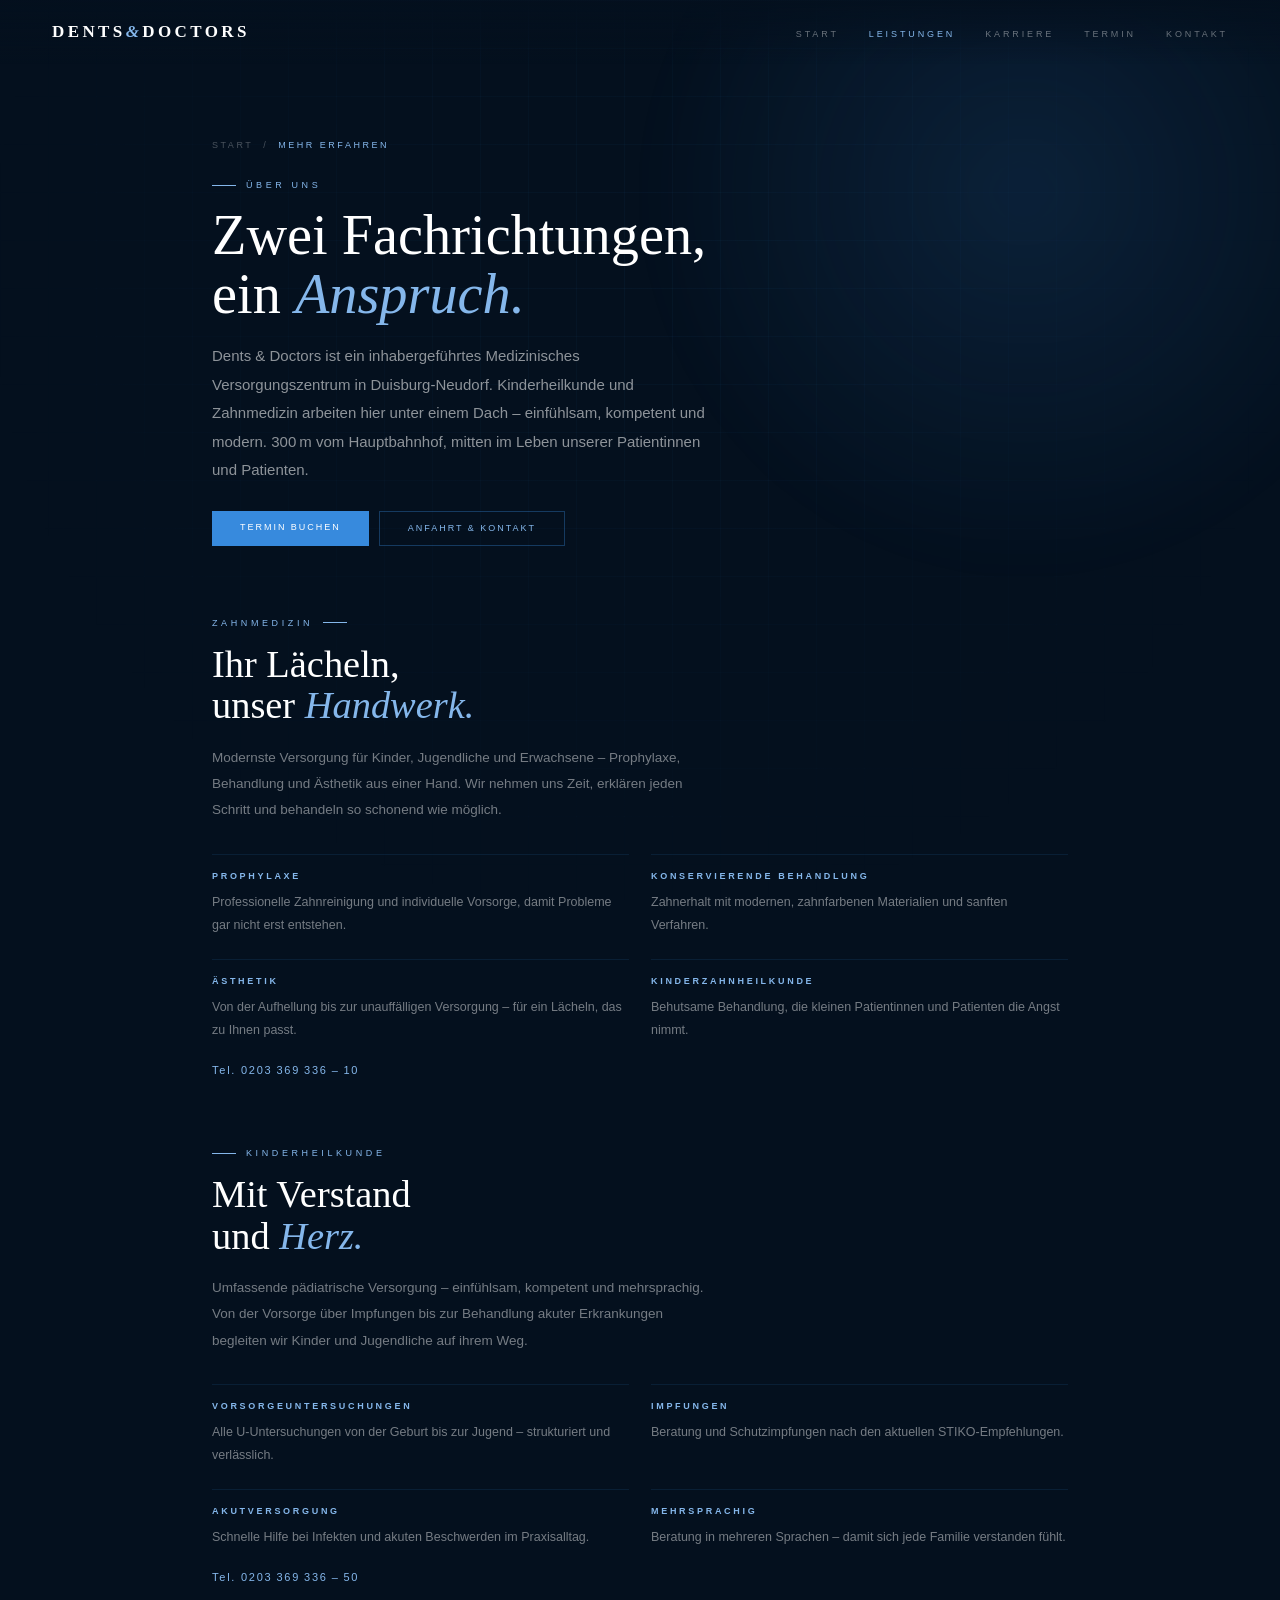
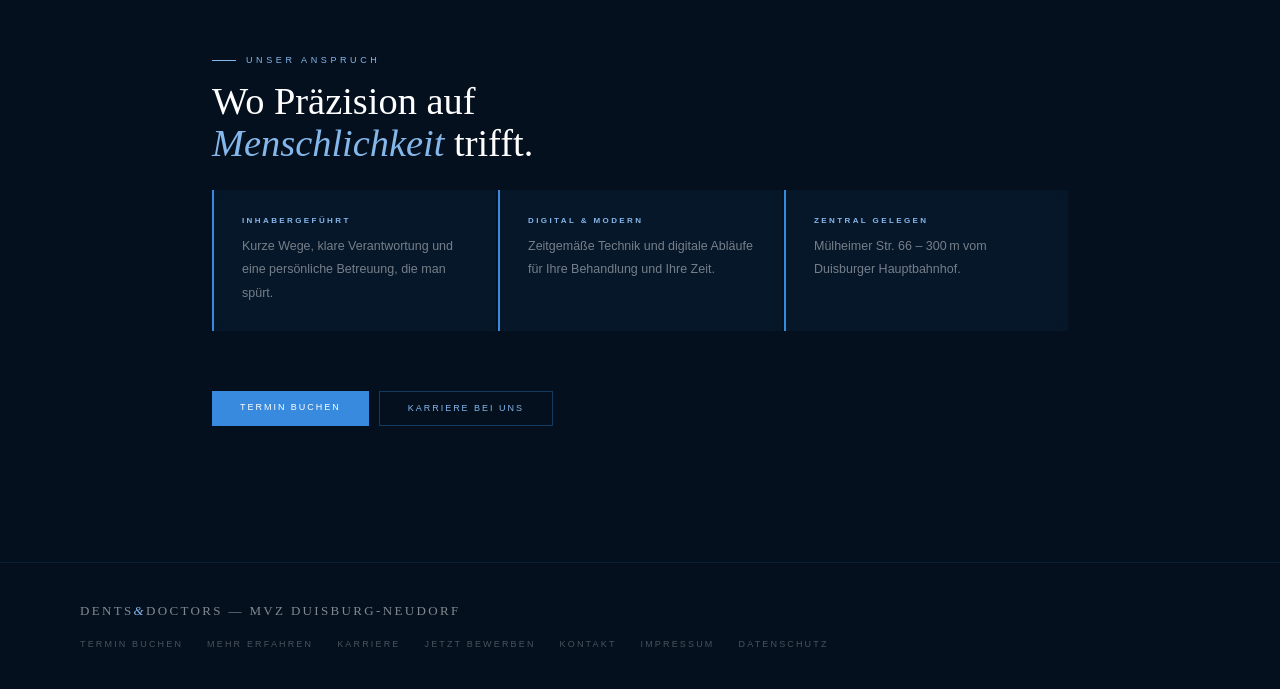
<file: mehr-erfahren.html>
<!DOCTYPE html>
<html lang="de">
<head>
<meta charset="UTF-8">
<meta name="viewport" content="width=device-width, initial-scale=1.0">
<title>Mehr erfahren — Dents &amp; Doctors</title>
<meta name="description" content="Kinderheilkunde und Zahnmedizin unter einem Dach – unser Leistungsspektrum, unsere Philosophie und unser Team in Duisburg-Neudorf.">
<link rel="stylesheet" href="assets/site.css">
</head>
<body>
<div class="bg-grid"></div>
<div class="bg-glow"></div>
<div class="lscan"></div>

<nav id="nav">
  <a id="logo" href="index.html">Dents<em>&amp;</em>Doctors</a>
  <ul id="nav-links">
    <li><a href="index.html">Start</a></li>
    <li><a href="mehr-erfahren.html" class="active">Leistungen</a></li>
    <li><a href="karriere.html">Karriere</a></li>
    <li><a href="termin.html">Termin</a></li>
    <li><a href="kontakt.html">Kontakt</a></li>
  </ul>
</nav>

<main>
  <div class="page">
    <div class="crumb fade-in"><a href="index.html">Start</a> &nbsp;/&nbsp; <span>Mehr erfahren</span></div>

    <div class="fade-in">
      <div class="eyebrow"><span class="el"></span>Über uns</div>
      <h1 class="sh">Zwei Fachrichtungen,<br>ein <em>Anspruch.</em></h1>
      <p class="lead">Dents &amp; Doctors ist ein inhabergeführtes Medizinisches Versorgungszentrum
        in Duisburg-Neudorf. Kinderheilkunde und Zahnmedizin arbeiten hier unter einem Dach &ndash;
        einfühlsam, kompetent und modern. 300&thinsp;m vom Hauptbahnhof, mitten im Leben unserer
        Patientinnen und Patienten.</p>
      <div class="btns">
        <a href="termin.html" class="btn bs">Termin buchen</a>
        <a href="kontakt.html" class="btn bg">Anfahrt &amp; Kontakt</a>
      </div>
    </div>

    <!-- Zahnmedizin -->
    <div class="fade-in" style="margin-top:72px;">
      <div class="eyebrow">Zahnmedizin<span class="el"></span></div>
      <h2 class="sh">Ihr Lächeln,<br>unser <em>Handwerk.</em></h2>
      <p class="sp">Modernste Versorgung für Kinder, Jugendliche und Erwachsene &ndash;
        Prophylaxe, Behandlung und Ästhetik aus einer Hand. Wir nehmen uns Zeit,
        erklären jeden Schritt und behandeln so schonend wie möglich.</p>
      <div class="features">
        <div class="feature"><h4>Prophylaxe</h4><p>Professionelle Zahnreinigung und individuelle Vorsorge, damit Probleme gar nicht erst entstehen.</p></div>
        <div class="feature"><h4>Konservierende Behandlung</h4><p>Zahnerhalt mit modernen, zahnfarbenen Materialien und sanften Verfahren.</p></div>
        <div class="feature"><h4>Ästhetik</h4><p>Von der Aufhellung bis zur unauffälligen Versorgung &ndash; für ein Lächeln, das zu Ihnen passt.</p></div>
        <div class="feature"><h4>Kinderzahnheilkunde</h4><p>Behutsame Behandlung, die kleinen Patientinnen und Patienten die Angst nimmt.</p></div>
      </div>
      <div class="tel" style="margin-top:22px;">Tel. 0203&thinsp;369&thinsp;336&thinsp;&ndash;&thinsp;10</div>
    </div>

    <!-- Kinderheilkunde -->
    <div class="fade-in" style="margin-top:72px;">
      <div class="eyebrow"><span class="el"></span>Kinderheilkunde</div>
      <h2 class="sh">Mit Verstand<br>und <em>Herz.</em></h2>
      <p class="sp">Umfassende pädiatrische Versorgung &ndash; einfühlsam, kompetent und
        mehrsprachig. Von der Vorsorge über Impfungen bis zur Behandlung akuter Erkrankungen
        begleiten wir Kinder und Jugendliche auf ihrem Weg.</p>
      <div class="features">
        <div class="feature"><h4>Vorsorgeuntersuchungen</h4><p>Alle U-Untersuchungen von der Geburt bis zur Jugend &ndash; strukturiert und verlässlich.</p></div>
        <div class="feature"><h4>Impfungen</h4><p>Beratung und Schutzimpfungen nach den aktuellen STIKO-Empfehlungen.</p></div>
        <div class="feature"><h4>Akutversorgung</h4><p>Schnelle Hilfe bei Infekten und akuten Beschwerden im Praxisalltag.</p></div>
        <div class="feature"><h4>Mehrsprachig</h4><p>Beratung in mehreren Sprachen &ndash; damit sich jede Familie verstanden fühlt.</p></div>
      </div>
      <div class="tel" style="margin-top:22px;">Tel. 0203&thinsp;369&thinsp;336&thinsp;&ndash;&thinsp;50</div>
    </div>

    <!-- Philosophie -->
    <div class="fade-in" style="margin-top:72px;">
      <div class="eyebrow"><span class="el"></span>Unser Anspruch</div>
      <h2 class="sh">Wo Präzision auf<br><em>Menschlichkeit</em> trifft.</h2>
      <div class="grid grid-3">
        <div class="card"><h3>Inhabergeführt</h3><p>Kurze Wege, klare Verantwortung und eine persönliche Betreuung, die man spürt.</p></div>
        <div class="card"><h3>Digital &amp; modern</h3><p>Zeitgemäße Technik und digitale Abläufe für Ihre Behandlung und Ihre Zeit.</p></div>
        <div class="card"><h3>Zentral gelegen</h3><p>Mülheimer Str. 66 &ndash; 300&thinsp;m vom Duisburger Hauptbahnhof.</p></div>
      </div>
    </div>

    <div class="fade-in" style="margin-top:60px;">
      <div class="btns">
        <a href="termin.html" class="btn bs">Termin buchen</a>
        <a href="karriere.html" class="btn bg">Karriere bei uns</a>
      </div>
    </div>
  </div>
</main>

<footer>
  <div class="foot-inner">
    <div class="foot-brand">Dents<em>&amp;</em>Doctors &mdash; MVZ Duisburg-Neudorf</div>
    <div class="foot-links">
      <a href="termin.html">Termin buchen</a>
      <a href="mehr-erfahren.html">Mehr erfahren</a>
      <a href="karriere.html">Karriere</a>
      <a href="bewerben.html">Jetzt bewerben</a>
      <a href="kontakt.html">Kontakt</a>
      <a href="impressum.html">Impressum</a>
      <a href="datenschutz.html">Datenschutz</a>
    </div>
  </div>
</footer>

<script src="assets/site.js"></script>
</body>
</html>
</file>
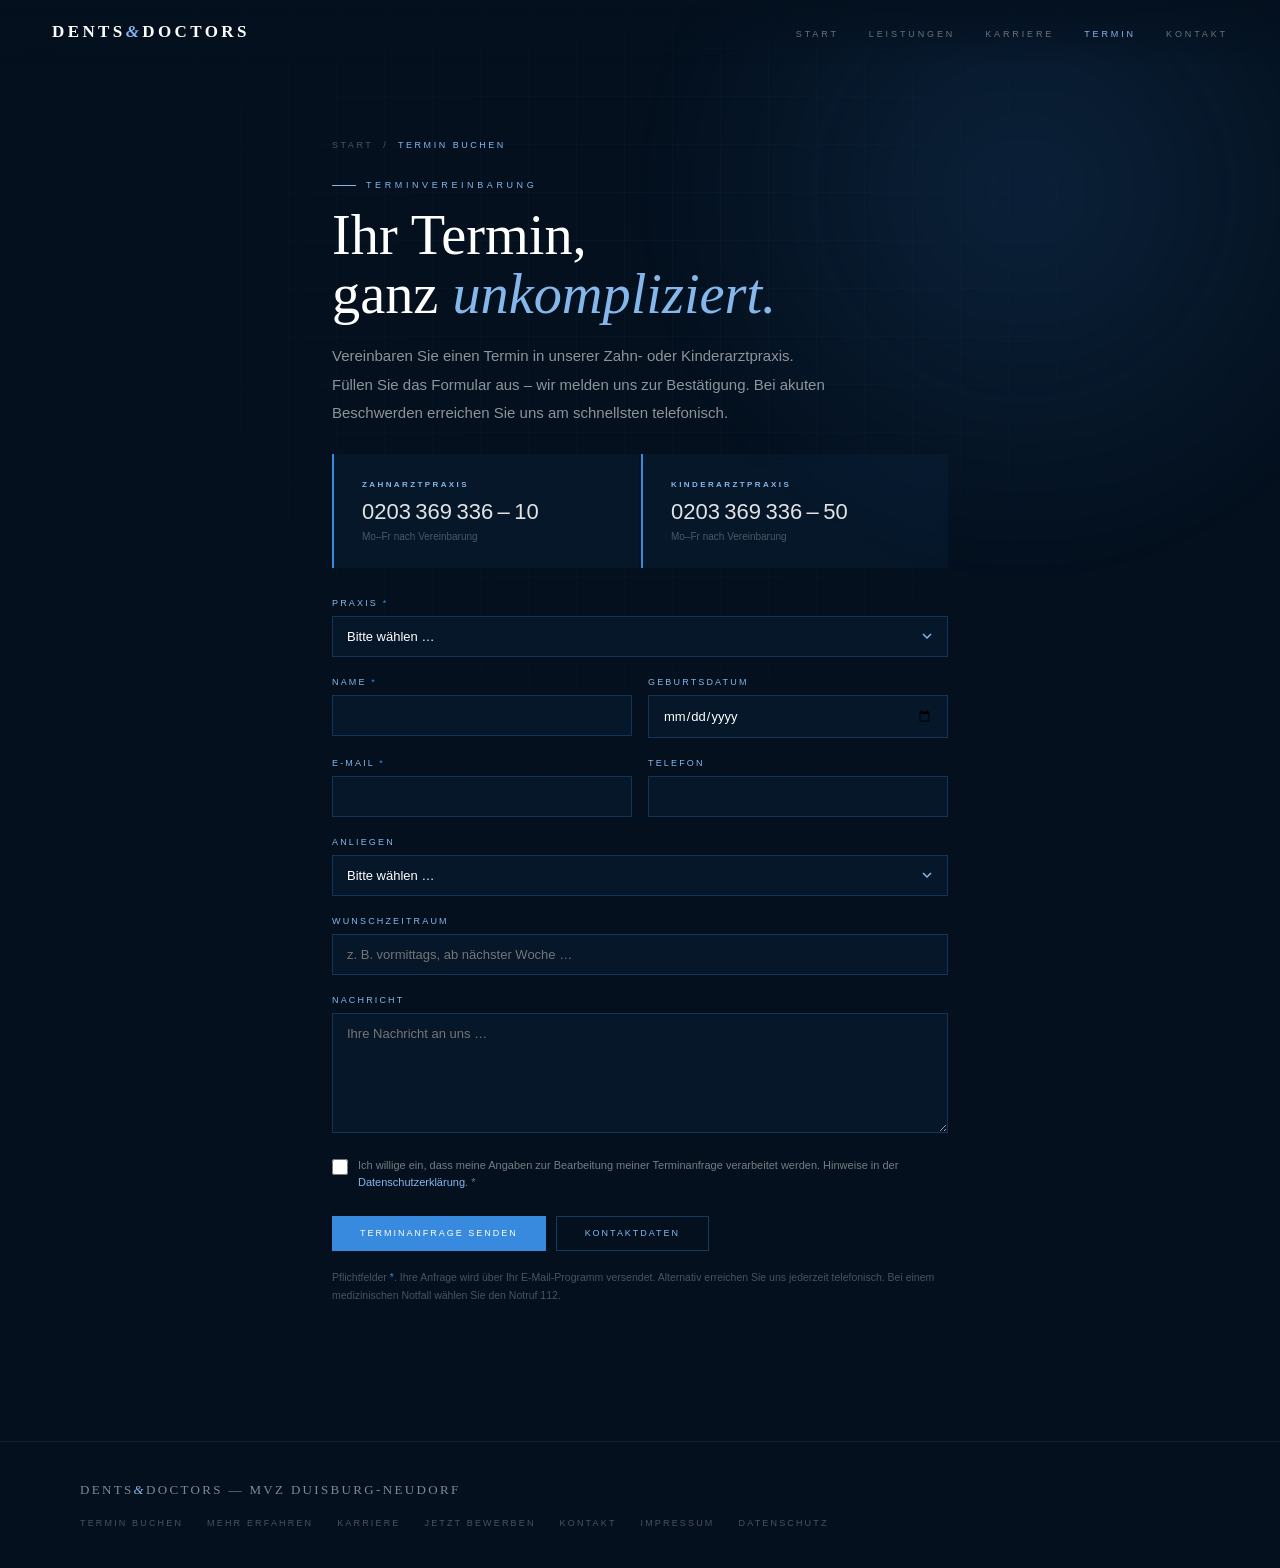
<file: termin.html>
<!DOCTYPE html>
<html lang="de">
<head>
<meta charset="UTF-8">
<meta name="viewport" content="width=device-width, initial-scale=1.0">
<title>Termin buchen — Dents &amp; Doctors</title>
<meta name="description" content="Termin bei Dents &amp; Doctors in Duisburg-Neudorf – Zahnmedizin und Kinderheilkunde. Online anfragen oder telefonisch buchen.">
<link rel="stylesheet" href="assets/site.css">
</head>
<body>
<div class="bg-grid"></div>
<div class="bg-glow"></div>
<div class="lscan"></div>

<nav id="nav">
  <a id="logo" href="index.html">Dents<em>&amp;</em>Doctors</a>
  <ul id="nav-links">
    <li><a href="index.html">Start</a></li>
    <li><a href="mehr-erfahren.html">Leistungen</a></li>
    <li><a href="karriere.html">Karriere</a></li>
    <li><a href="termin.html" class="active">Termin</a></li>
    <li><a href="kontakt.html">Kontakt</a></li>
  </ul>
</nav>

<main>
  <div class="page page-narrow">
    <div class="crumb fade-in"><a href="index.html">Start</a> &nbsp;/&nbsp; <span>Termin buchen</span></div>

    <div class="fade-in">
      <div class="eyebrow"><span class="el"></span>Terminvereinbarung</div>
      <h1 class="sh">Ihr Termin,<br>ganz <em>unkompliziert.</em></h1>
      <p class="lead">Vereinbaren Sie einen Termin in unserer Zahn- oder Kinderarztpraxis.
        Füllen Sie das Formular aus &ndash; wir melden uns zur Bestätigung.
        Bei akuten Beschwerden erreichen Sie uns am schnellsten telefonisch.</p>
    </div>

    <div class="grid grid-2 fade-in">
      <div class="card">
        <h3>Zahnarztpraxis</h3>
        <div class="big">0203&thinsp;369&thinsp;336&thinsp;&ndash;&thinsp;10</div>
        <small>Mo&ndash;Fr nach Vereinbarung</small>
      </div>
      <div class="card">
        <h3>Kinderarztpraxis</h3>
        <div class="big">0203&thinsp;369&thinsp;336&thinsp;&ndash;&thinsp;50</div>
        <small>Mo&ndash;Fr nach Vereinbarung</small>
      </div>
    </div>

    <form class="form fade-in" data-mailto="termin@dents-doctors.de" data-subject="Terminanfrage über die Website" novalidate>
      <div class="field">
        <label for="fach">Praxis <span class="req">*</span></label>
        <select id="fach" name="fach" data-prefill="fach" data-label="Praxis" required>
          <option value="">Bitte wählen …</option>
          <option value="zahnarzt">Zahnmedizin</option>
          <option value="kinder">Kinderheilkunde</option>
        </select>
      </div>

      <div class="field-row">
        <div class="field">
          <label for="name">Name <span class="req">*</span></label>
          <input type="text" id="name" name="name" data-label="Name" autocomplete="name" required>
        </div>
        <div class="field">
          <label for="birth">Geburtsdatum</label>
          <input type="date" id="birth" name="birth" data-label="Geburtsdatum">
        </div>
      </div>

      <div class="field-row">
        <div class="field">
          <label for="email">E-Mail <span class="req">*</span></label>
          <input type="email" id="email" name="email" data-label="E-Mail" autocomplete="email" required>
        </div>
        <div class="field">
          <label for="phone">Telefon</label>
          <input type="tel" id="phone" name="phone" data-label="Telefon" autocomplete="tel">
        </div>
      </div>

      <div class="field">
        <label for="reason">Anliegen</label>
        <select id="reason" name="reason" data-label="Anliegen">
          <option value="">Bitte wählen …</option>
          <option>Vorsorge / Kontrolle</option>
          <option>Prophylaxe / Zahnreinigung</option>
          <option>Behandlung / Beschwerden</option>
          <option>Erstvorstellung</option>
          <option>Impfung / Vorsorge (Kinder)</option>
          <option>Sonstiges</option>
        </select>
      </div>

      <div class="field">
        <label for="pref">Wunschzeitraum</label>
        <input type="text" id="pref" name="pref" data-label="Wunschzeitraum" placeholder="z. B. vormittags, ab nächster Woche …">
      </div>

      <div class="field">
        <label for="msg">Nachricht</label>
        <textarea id="msg" name="msg" data-label="Nachricht" placeholder="Ihre Nachricht an uns …"></textarea>
      </div>

      <label class="consent">
        <input type="checkbox" name="consent" required>
        <span>Ich willige ein, dass meine Angaben zur Bearbeitung meiner Terminanfrage
          verarbeitet werden. Hinweise in der <a href="datenschutz.html">Datenschutzerklärung</a>. <span class="req">*</span></span>
      </label>

      <div class="btns">
        <button type="submit" class="btn bs">Terminanfrage senden</button>
        <a href="kontakt.html" class="btn bg">Kontaktdaten</a>
      </div>

      <p class="form-note">Pflichtfelder <span style="color:var(--accent-mid)">*</span>.
        Ihre Anfrage wird über Ihr E-Mail-Programm versendet. Alternativ erreichen Sie uns
        jederzeit telefonisch. Bei einem medizinischen Notfall wählen Sie den Notruf&nbsp;112.</p>
    </form>
    <div class="form-msg">Ihr E-Mail-Programm wurde geöffnet. Bitte senden Sie die vorbereitete
      Nachricht ab &ndash; wir bestätigen Ihren Termin so schnell wie möglich.</div>
  </div>
</main>

<footer>
  <div class="foot-inner">
    <div class="foot-brand">Dents<em>&amp;</em>Doctors &mdash; MVZ Duisburg-Neudorf</div>
    <div class="foot-links">
      <a href="termin.html">Termin buchen</a>
      <a href="mehr-erfahren.html">Mehr erfahren</a>
      <a href="karriere.html">Karriere</a>
      <a href="bewerben.html">Jetzt bewerben</a>
      <a href="kontakt.html">Kontakt</a>
      <a href="impressum.html">Impressum</a>
      <a href="datenschutz.html">Datenschutz</a>
    </div>
  </div>
</footer>

<script src="assets/site.js"></script>
</body>
</html>
</file>
<file: assets/site.css>
/* ===========================================================
   Dents & Doctors — shared styles for all subpages
   Design tokens mirror the landing page (index.html).
   =========================================================== */

:root{
  --bg:#04101e;
  --bg-soft:#071a2e;
  --line:rgba(55,138,221,.12);
  --line-strong:rgba(55,138,221,.25);
  --accent:#85B7EB;
  --accent-mid:#378ADD;
  --accent-dark:#185FA5;
  --ink:#fff;
  --muted:rgba(255,255,255,.45);
  --faint:rgba(255,255,255,.28);
  --serif:'Georgia',serif;
  --sans:sans-serif;
}

*{margin:0;padding:0;box-sizing:border-box;}
html{scroll-behavior:smooth;}
body{
  background:var(--bg);
  color:var(--ink);
  font-family:var(--serif);
  overflow-x:hidden;
  min-height:100vh;
  position:relative;
}

/* Ambient background: grid + drifting glow (CSS-only, lightweight) */
.bg-grid{
  position:fixed;inset:0;z-index:0;pointer-events:none;
  background-image:
    linear-gradient(rgba(55,138,221,.05) 1px,transparent 1px),
    linear-gradient(90deg,rgba(55,138,221,.05) 1px,transparent 1px);
  background-size:48px 48px;
  mask-image:radial-gradient(circle at 50% 30%,#000 0%,transparent 75%);
  -webkit-mask-image:radial-gradient(circle at 50% 30%,#000 0%,transparent 75%);
}
.bg-glow{
  position:fixed;z-index:0;pointer-events:none;
  width:60vw;height:60vw;border-radius:50%;
  background:radial-gradient(circle,rgba(55,138,221,.14),transparent 70%);
  top:-15vw;right:-10vw;filter:blur(20px);
  animation:drift 22s ease-in-out infinite alternate;
}
@keyframes drift{0%{transform:translate(0,0);}100%{transform:translate(-6vw,8vh);}}
.lscan{position:fixed;left:0;right:0;height:1px;z-index:5;pointer-events:none;
  background:linear-gradient(90deg,transparent,rgba(55,138,221,.18),transparent);
  animation:scan 10s linear infinite;}
@keyframes scan{0%{top:0}100%{top:100vh}}

/* ── NAV ── */
#nav{position:fixed;top:0;left:0;right:0;z-index:100;display:flex;
  justify-content:space-between;align-items:center;padding:22px 52px;
  background:linear-gradient(to bottom,rgba(4,16,30,.92),transparent);}
#logo{font-size:17px;font-weight:700;letter-spacing:.2em;color:#fff;
  text-transform:uppercase;font-family:var(--serif);text-decoration:none;}
#logo em{color:var(--accent);font-style:italic;}
#nav-links{display:flex;gap:30px;list-style:none;align-items:center;}
#nav-links a{font-size:9px;letter-spacing:.32em;text-transform:uppercase;
  color:rgba(255,255,255,.4);text-decoration:none;transition:color .25s;font-family:var(--sans);}
#nav-links a:hover,#nav-links a.active{color:var(--accent);}

/* ── PAGE SHELL ── */
main{position:relative;z-index:10;}
.page{max-width:960px;margin:0 auto;padding:140px 52px 96px;}
.page-wide{max-width:1120px;}
.page-narrow{max-width:720px;}

/* ── TEXT ── */
.eyebrow{font-size:9px;letter-spacing:.4em;text-transform:uppercase;
  font-family:var(--sans);color:var(--accent);margin-bottom:16px;
  display:flex;align-items:center;gap:10px;}
.el{display:block;width:24px;height:1px;background:var(--accent);flex-shrink:0;}
h1.sh{font-size:clamp(32px,4.4vw,58px);line-height:1.05;color:#fff;
  font-weight:normal;margin-bottom:18px;}
h2.sh{font-size:clamp(24px,3vw,40px);line-height:1.08;color:#fff;
  font-weight:normal;margin:0 0 18px;}
.sh em{font-style:italic;color:var(--accent);}
.lead{font-size:15px;line-height:1.9;color:rgba(255,255,255,.55);
  font-family:var(--sans);margin-bottom:26px;max-width:60ch;}
p.sp{font-size:13.5px;line-height:1.95;color:var(--muted);
  font-family:var(--sans);margin-bottom:18px;max-width:66ch;}
.sp a{color:var(--accent);text-decoration:none;border-bottom:1px solid var(--line-strong);}
.sp a:hover{color:#fff;}
.tel{font-size:11px;letter-spacing:.16em;color:var(--accent);
  font-family:var(--sans);margin-bottom:18px;}

.crumb{font-size:9px;letter-spacing:.28em;text-transform:uppercase;
  font-family:var(--sans);color:var(--faint);margin-bottom:30px;}
.crumb a{color:var(--faint);text-decoration:none;}
.crumb a:hover{color:var(--accent);}
.crumb span{color:var(--accent);}

/* ── BUTTONS ── */
.btns{display:flex;gap:10px;flex-wrap:wrap;margin-top:24px;}
.btn{display:inline-block;padding:12px 28px;font-size:9px;letter-spacing:.22em;
  text-transform:uppercase;font-family:var(--sans);cursor:pointer;
  transition:all .22s;border:none;text-decoration:none;line-height:1;}
.bs{background:var(--accent-mid);color:#fff;} .bs:hover{background:var(--accent-dark);}
.bg{background:transparent;border:1px solid rgba(55,138,221,.35);color:var(--accent);}
.bg:hover{border-color:var(--accent);color:#fff;}
.btn:disabled{opacity:.5;cursor:not-allowed;}

/* ── CARDS / GRID ── */
.grid{display:grid;gap:2px;margin-top:26px;}
.grid-2{grid-template-columns:1fr 1fr;}
.grid-3{grid-template-columns:repeat(3,1fr);}
.card{padding:26px 28px;background:rgba(55,138,221,.06);
  border-left:2px solid var(--accent-mid);backdrop-filter:blur(6px);}
.card h3{font-size:8px;letter-spacing:.3em;text-transform:uppercase;
  font-family:var(--sans);color:var(--accent);margin-bottom:10px;}
.card .big{font-size:22px;color:rgba(255,255,255,.88);font-family:var(--sans);font-weight:300;}
.card p{font-size:12.5px;line-height:1.85;color:var(--muted);font-family:var(--sans);}
.card small{font-size:10px;color:var(--faint);font-family:var(--sans);display:block;margin-top:6px;}
.card a{color:var(--accent);text-decoration:none;}
.card a:hover{color:#fff;}

/* ── FEATURE / SERVICE LIST ── */
.features{display:grid;grid-template-columns:1fr 1fr;gap:22px;margin-top:30px;}
.feature{border-top:1px solid var(--line);padding-top:16px;}
.feature h4{font-size:9px;letter-spacing:.3em;text-transform:uppercase;
  font-family:var(--sans);color:var(--accent);margin-bottom:10px;}
.feature p{font-size:12.5px;line-height:1.85;color:var(--muted);font-family:var(--sans);}

/* Job columns (careers) */
.jcols{display:grid;grid-template-columns:1fr 1fr;gap:22px;margin-top:26px;}
.jcol h4{font-size:9px;letter-spacing:.32em;text-transform:uppercase;
  color:var(--accent);font-family:var(--sans);margin-bottom:12px;}
.jcol ul{list-style:none;font-family:var(--sans);font-size:12.5px;
  color:rgba(255,255,255,.5);line-height:1;}
.jcol ul li{border-bottom:1px solid rgba(55,138,221,.08);padding:11px 0;
  display:flex;justify-content:space-between;align-items:center;gap:12px;}
.jcol ul li .type{font-size:9px;letter-spacing:.12em;color:var(--faint);text-transform:uppercase;}

.tags{display:flex;flex-wrap:wrap;gap:8px;margin-top:22px;}
.tag{font-size:8px;letter-spacing:.18em;text-transform:uppercase;font-family:var(--sans);
  padding:6px 14px;border:1px solid rgba(55,138,221,.2);color:rgba(181,212,244,.6);}

/* ── FORMS ── */
.form{margin-top:30px;max-width:640px;}
.field{margin-bottom:20px;}
.field label{display:block;font-size:9px;letter-spacing:.24em;text-transform:uppercase;
  font-family:var(--sans);color:var(--accent);margin-bottom:8px;}
.field .req{color:var(--accent-mid);}
.field input,.field select,.field textarea{
  width:100%;background:rgba(55,138,221,.06);border:1px solid var(--line-strong);
  color:#fff;font-family:var(--sans);font-size:13px;padding:12px 14px;
  transition:border-color .2s,background .2s;}
.field input:focus,.field select:focus,.field textarea:focus{
  outline:none;border-color:var(--accent);background:rgba(55,138,221,.1);}
.field textarea{min-height:120px;resize:vertical;}
.field select{appearance:none;cursor:pointer;
  background-image:url("data:image/svg+xml;utf8,<svg xmlns='http://www.w3.org/2000/svg' width='12' height='12' viewBox='0 0 12 12'><path d='M2 4l4 4 4-4' stroke='%2385B7EB' stroke-width='1.5' fill='none'/></svg>");
  background-repeat:no-repeat;background-position:right 14px center;}
.field-row{display:grid;grid-template-columns:1fr 1fr;gap:16px;}
.consent{display:flex;gap:10px;align-items:flex-start;font-family:var(--sans);
  font-size:11px;line-height:1.6;color:var(--muted);margin-bottom:22px;}
.consent input{width:16px;height:16px;flex-shrink:0;margin-top:2px;accent-color:var(--accent-mid);}
.consent a{color:var(--accent);text-decoration:none;}
.form-note{font-size:10.5px;font-family:var(--sans);color:var(--faint);
  line-height:1.7;margin-top:18px;}
.form-msg{display:none;margin-top:20px;padding:16px 20px;font-family:var(--sans);
  font-size:12.5px;line-height:1.7;border-left:2px solid var(--accent);
  background:rgba(55,138,221,.08);color:rgba(255,255,255,.75);}
.form-msg.show{display:block;}

/* ── LEGAL (Impressum / Datenschutz) ── */
.legal{font-family:var(--sans);max-width:760px;}
.legal h2{font-size:16px;letter-spacing:.02em;color:#fff;font-family:var(--serif);
  margin:38px 0 12px;font-weight:normal;}
.legal h3{font-size:11px;letter-spacing:.14em;text-transform:uppercase;
  color:var(--accent);margin:26px 0 8px;}
.legal p,.legal li{font-size:12.5px;line-height:1.95;color:var(--muted);margin-bottom:10px;}
.legal ul{margin:0 0 10px 18px;}
.legal a{color:var(--accent);text-decoration:none;}
.legal a:hover{color:#fff;}
.legal .placeholder{color:#ffffff;background:rgba(230,185,128,.08);
  padding:0 4px;border-radius:2px;}
.legal address{font-style:normal;color:rgba(255,255,255,.6);line-height:1.9;}

/* ── FOOTER ── */
footer{position:relative;z-index:10;border-top:1px solid var(--line);
  padding:40px 52px;margin-top:40px;}
.foot-inner{max-width:1120px;margin:0 auto;display:flex;
  justify-content:space-between;align-items:center;flex-wrap:wrap;gap:20px;}
.foot-brand{font-family:var(--serif);font-size:13px;letter-spacing:.18em;
  text-transform:uppercase;color:rgba(255,255,255,.5);}
.foot-brand em{color:var(--accent);font-style:italic;}
.foot-links{display:flex;gap:24px;flex-wrap:wrap;}
.foot-links a{font-size:9px;letter-spacing:.24em;text-transform:uppercase;
  font-family:var(--sans);color:var(--faint);text-decoration:none;transition:color .2s;}
.foot-links a:hover{color:var(--accent);}

/* ── SCROLL FADE ── */
.fade-in{opacity:0;transform:translateY(22px);
  transition:opacity .6s ease,transform .6s ease;}
.fade-in.visible{opacity:1;transform:none;}

/* ── RESPONSIVE ── */
@media(max-width:760px){
  #nav{padding:18px 20px;}
  #nav-links{display:none;}
  .page{padding:110px 20px 70px;}
  .grid-2,.grid-3,.features,.jcols,.field-row{grid-template-columns:1fr;}
  footer{padding:32px 20px;}
  .foot-inner{flex-direction:column;align-items:flex-start;}
}
</file>
